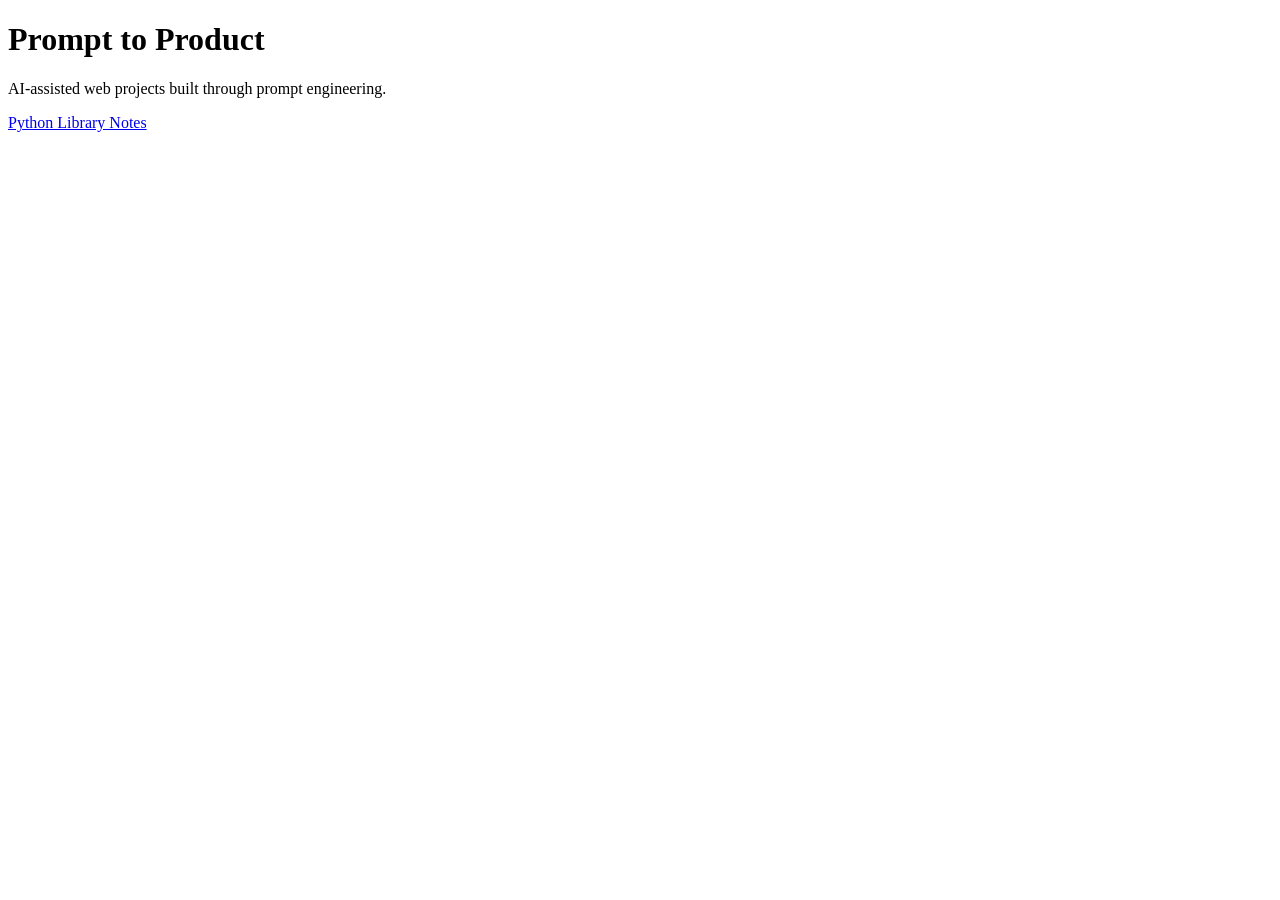
<file: index.html>
<!DOCTYPE html>
<html>
<head>
    <title>Prompt to Product</title>
</head>
<body>

    <h1>Prompt to Product</h1>

    <p>AI-assisted web projects built through prompt engineering.</p>

    <a href="Python%20Library%20Notes/index.html">
        Python Library Notes
    </a>

</body>
</html>
</file>
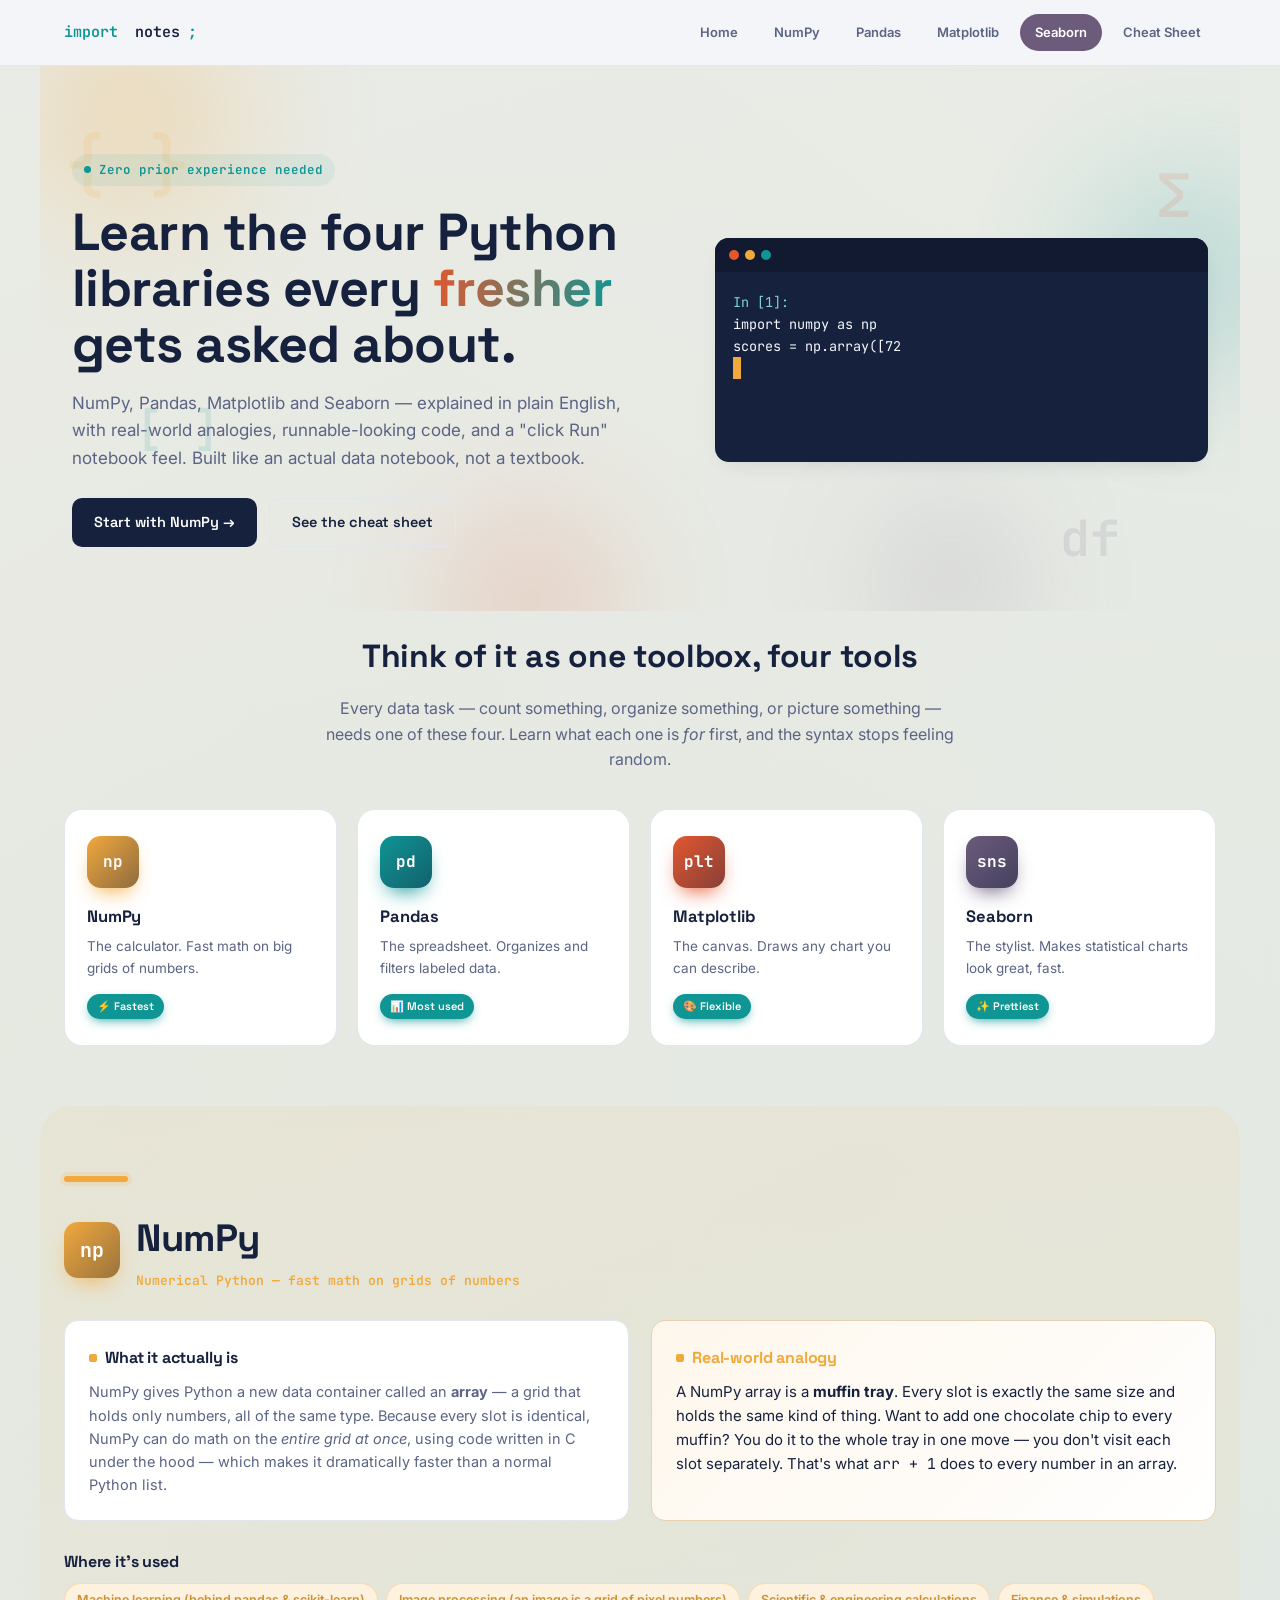
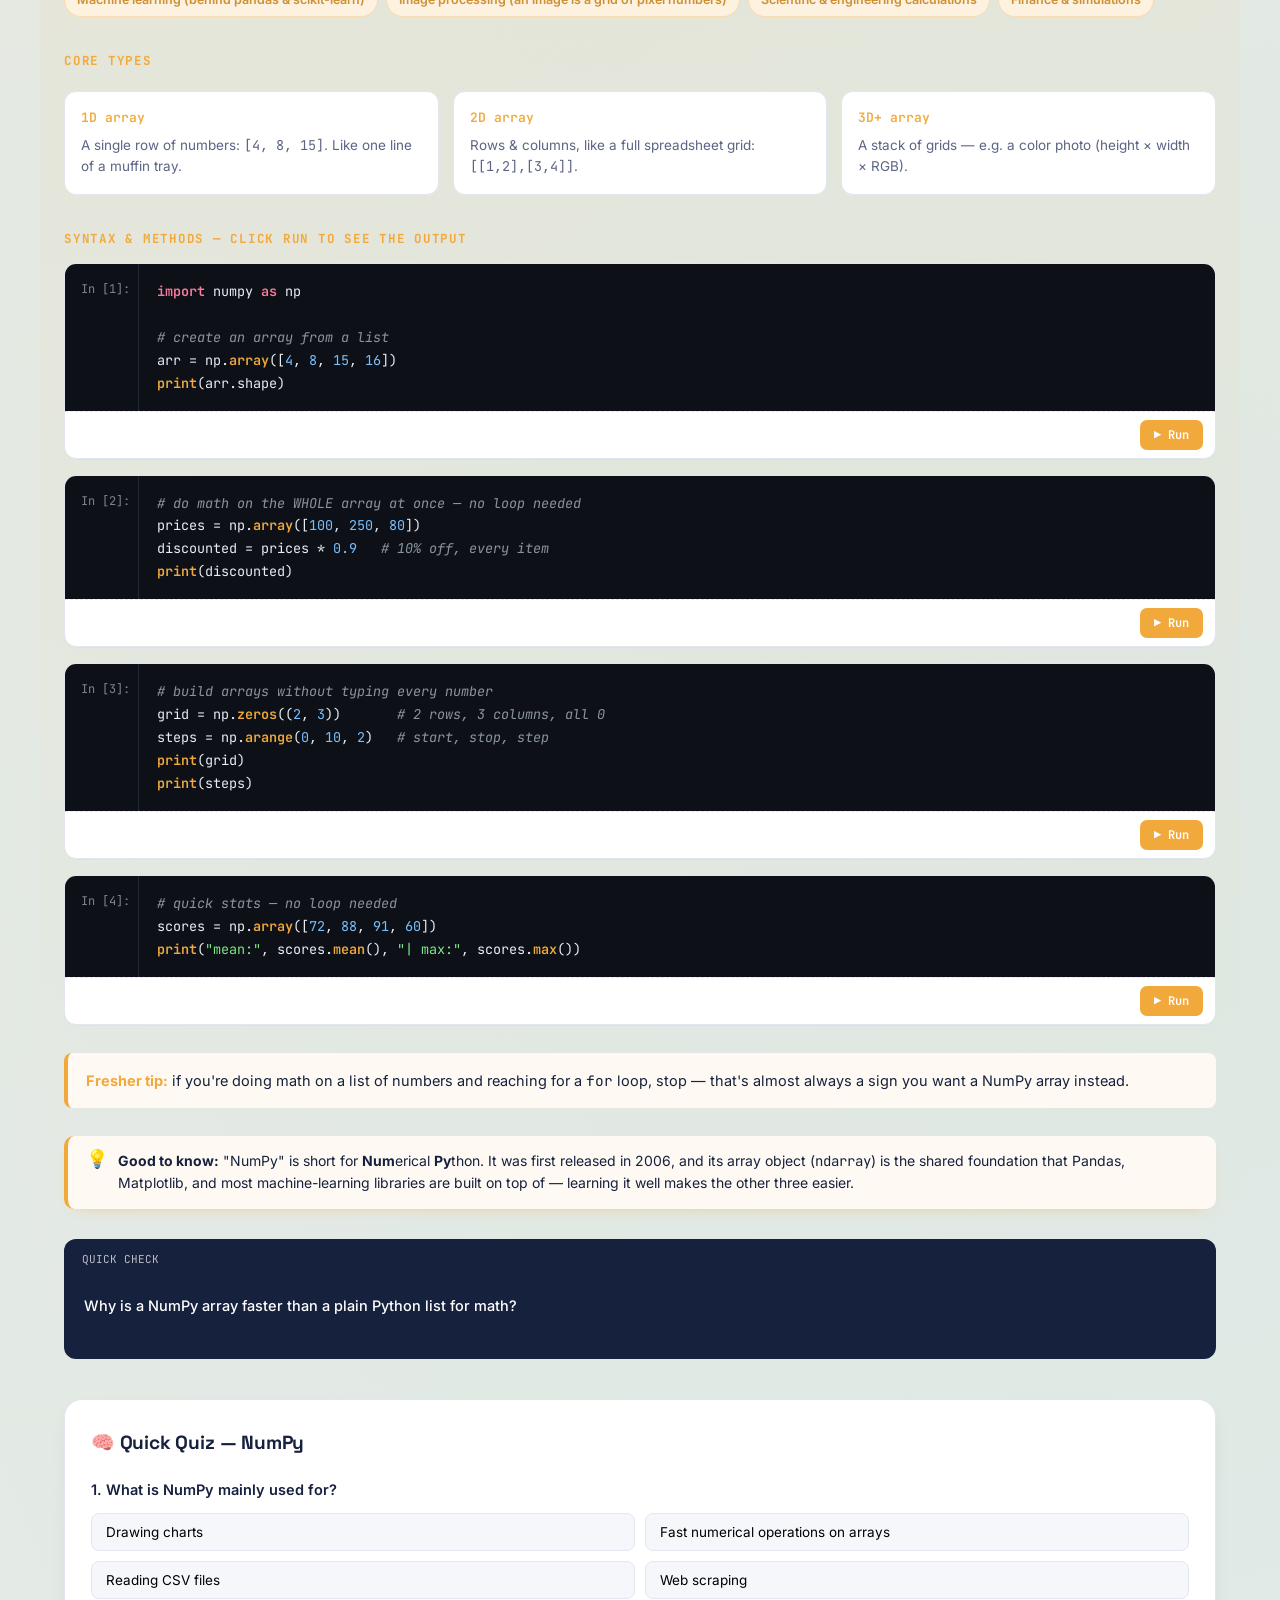
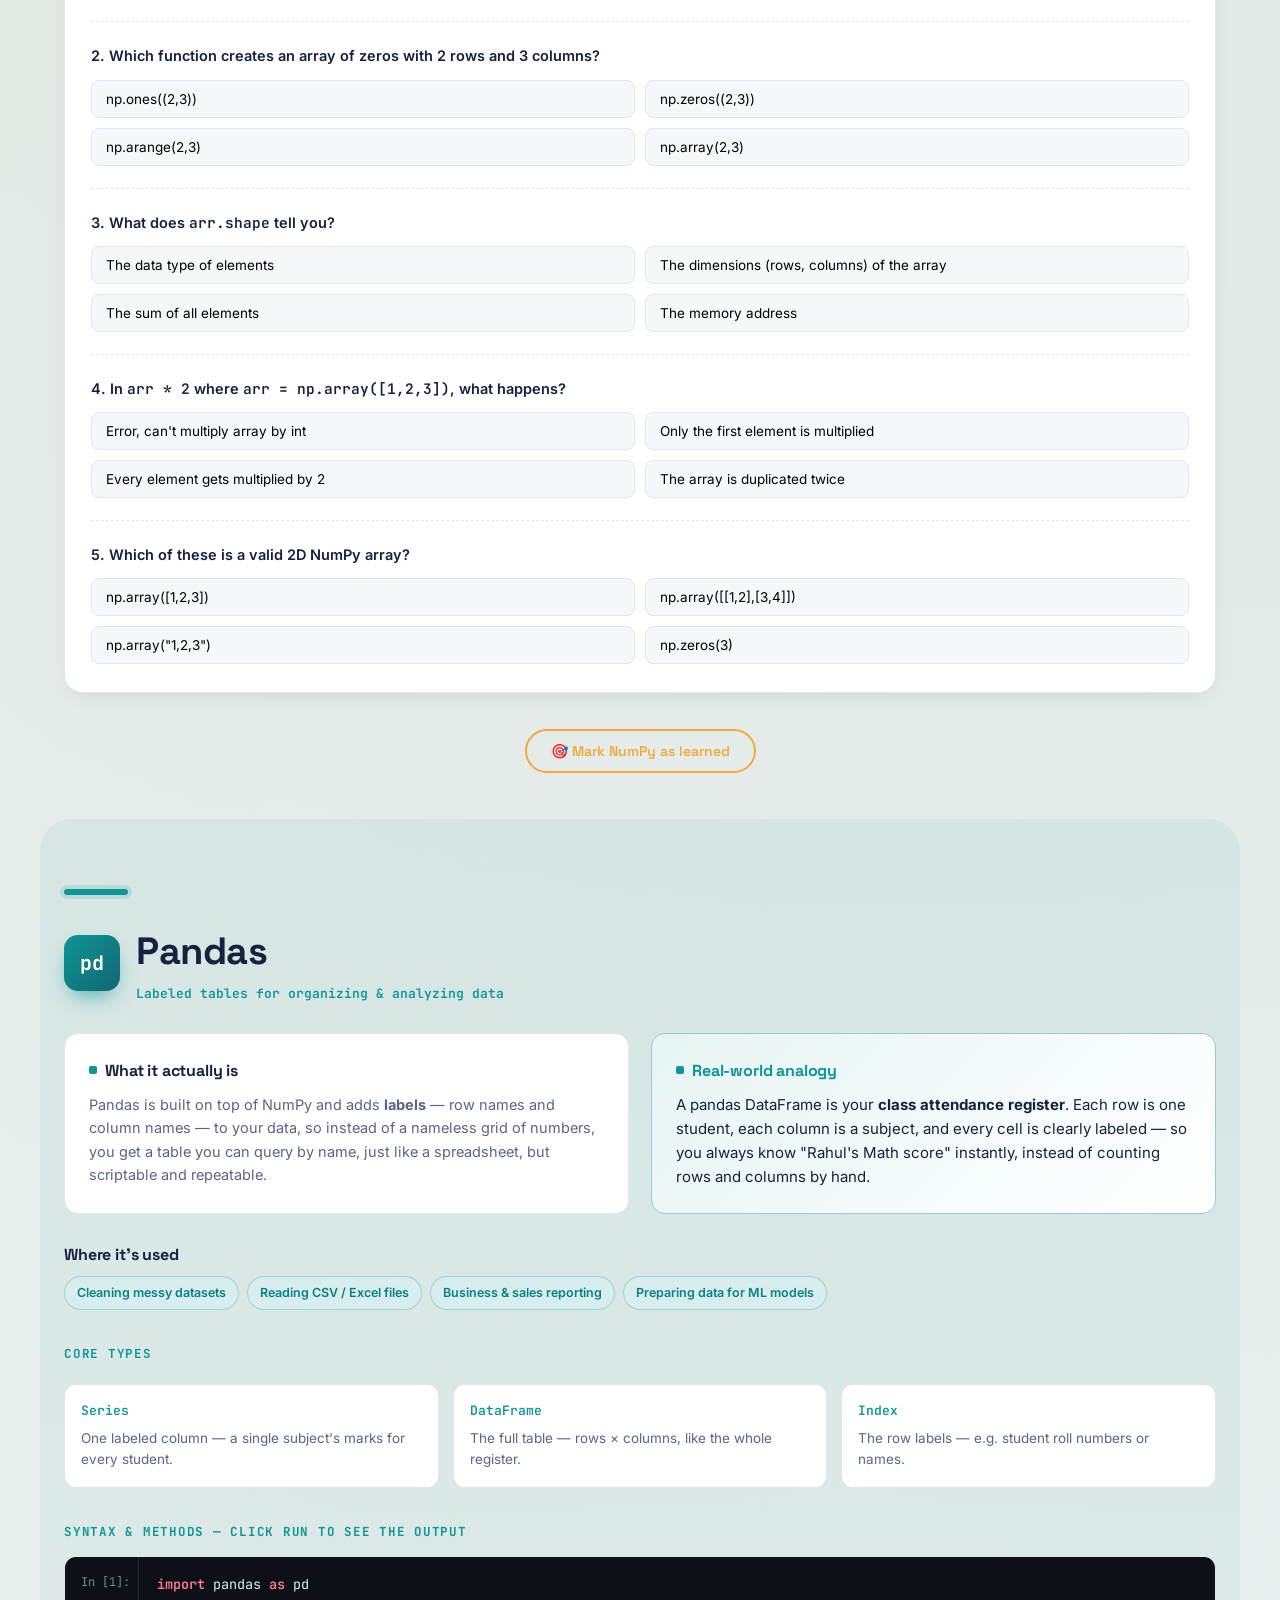
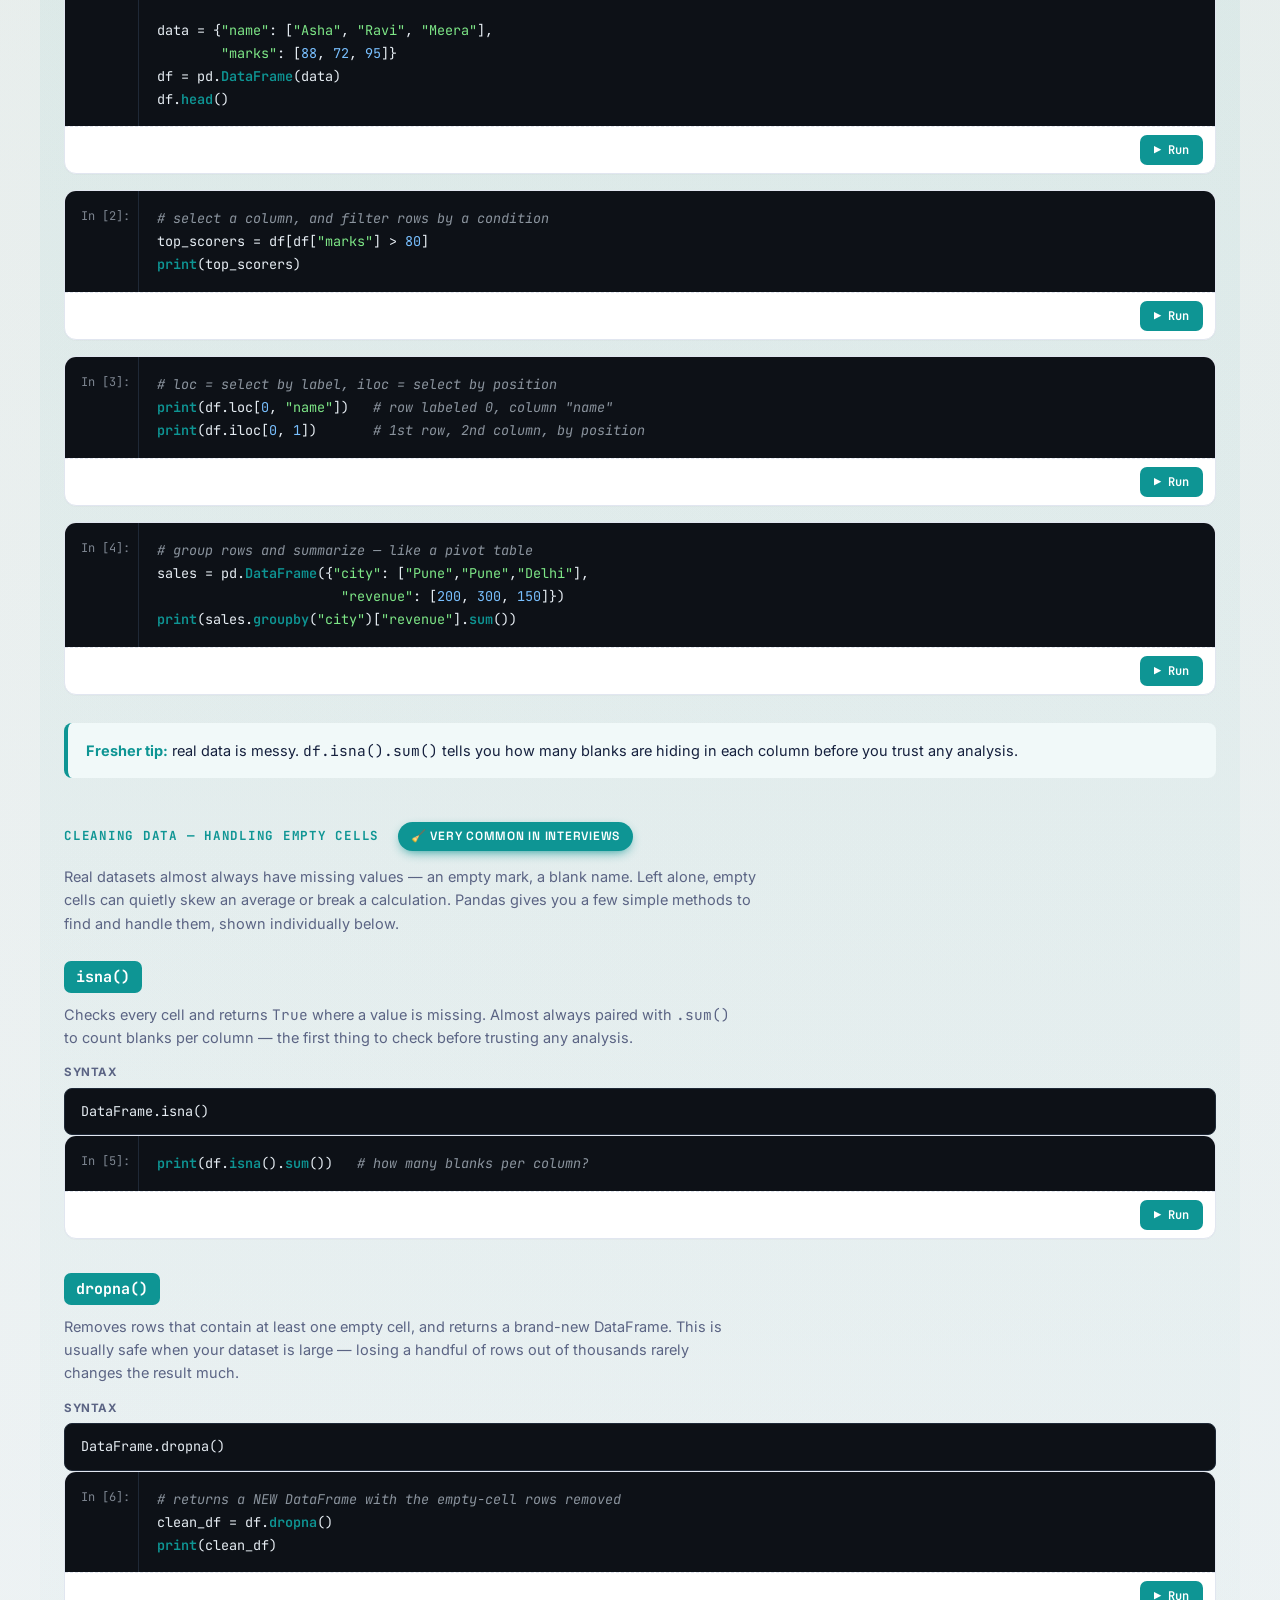
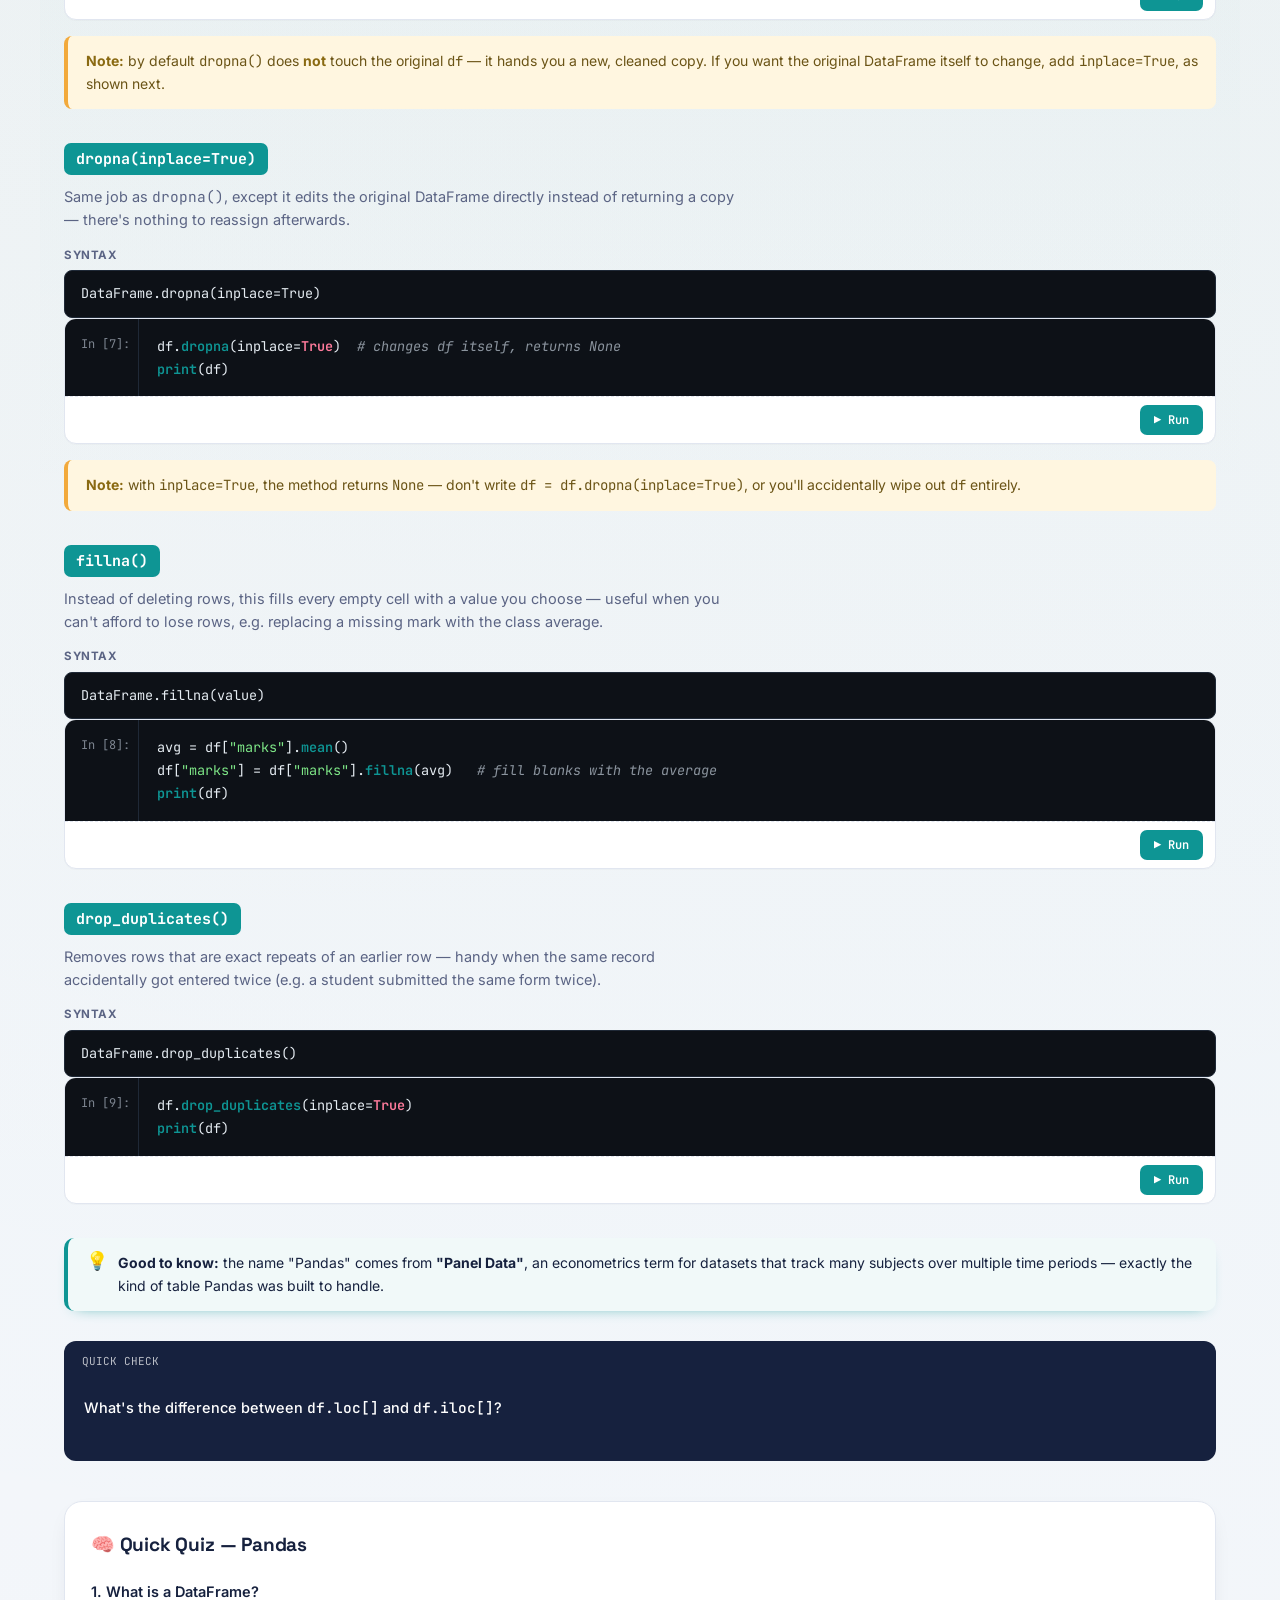
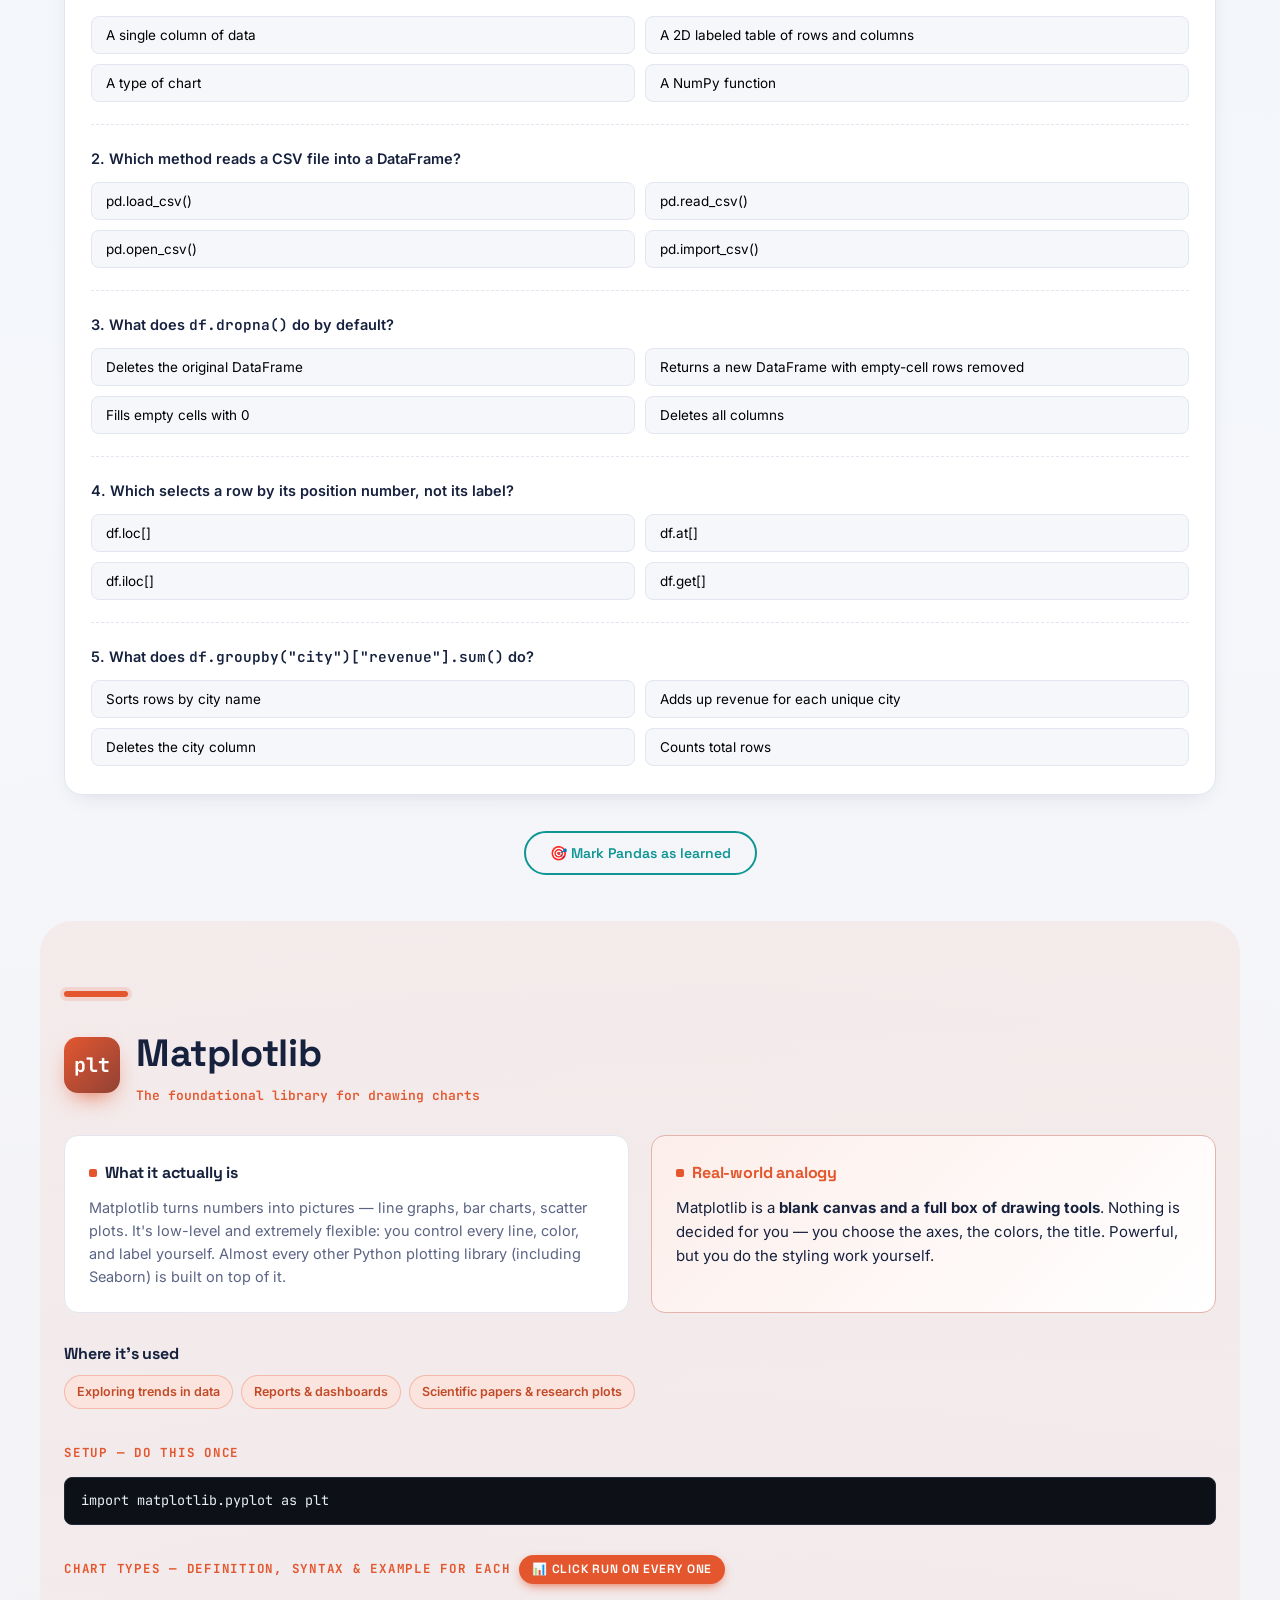
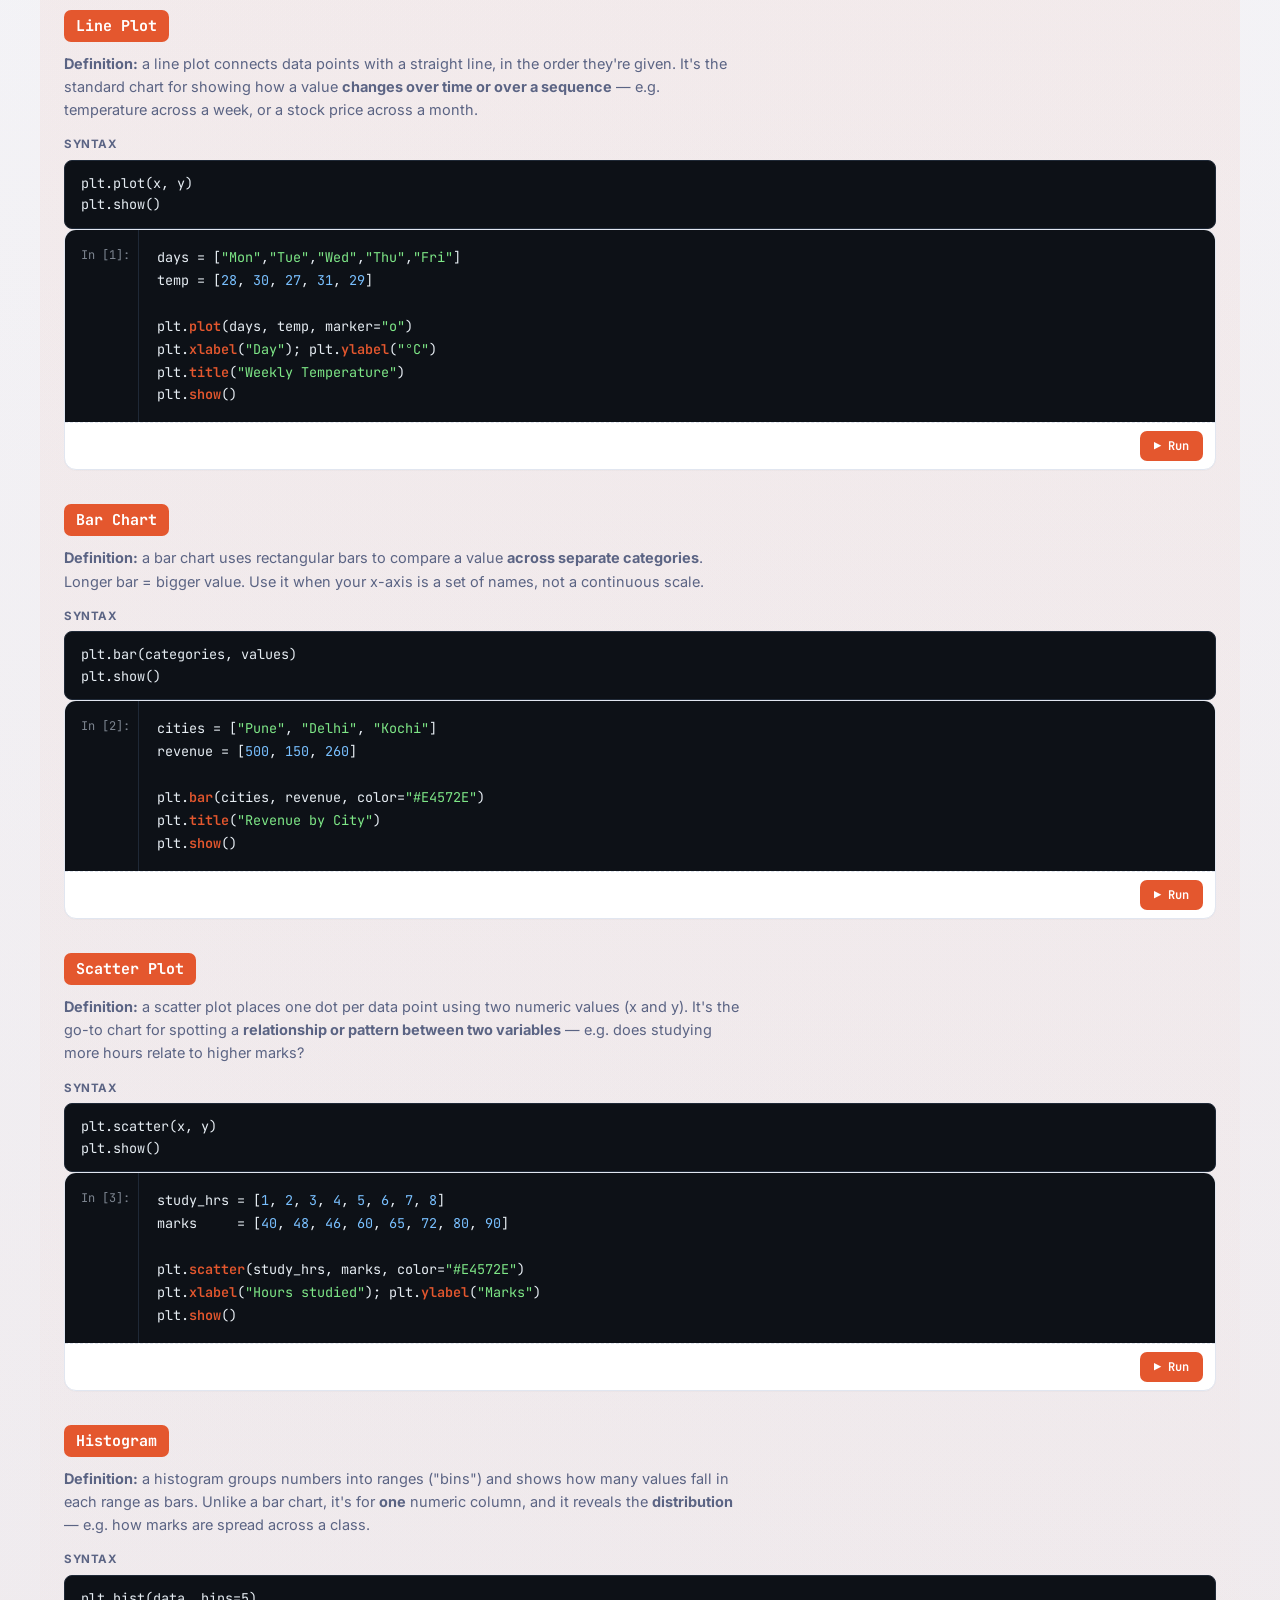
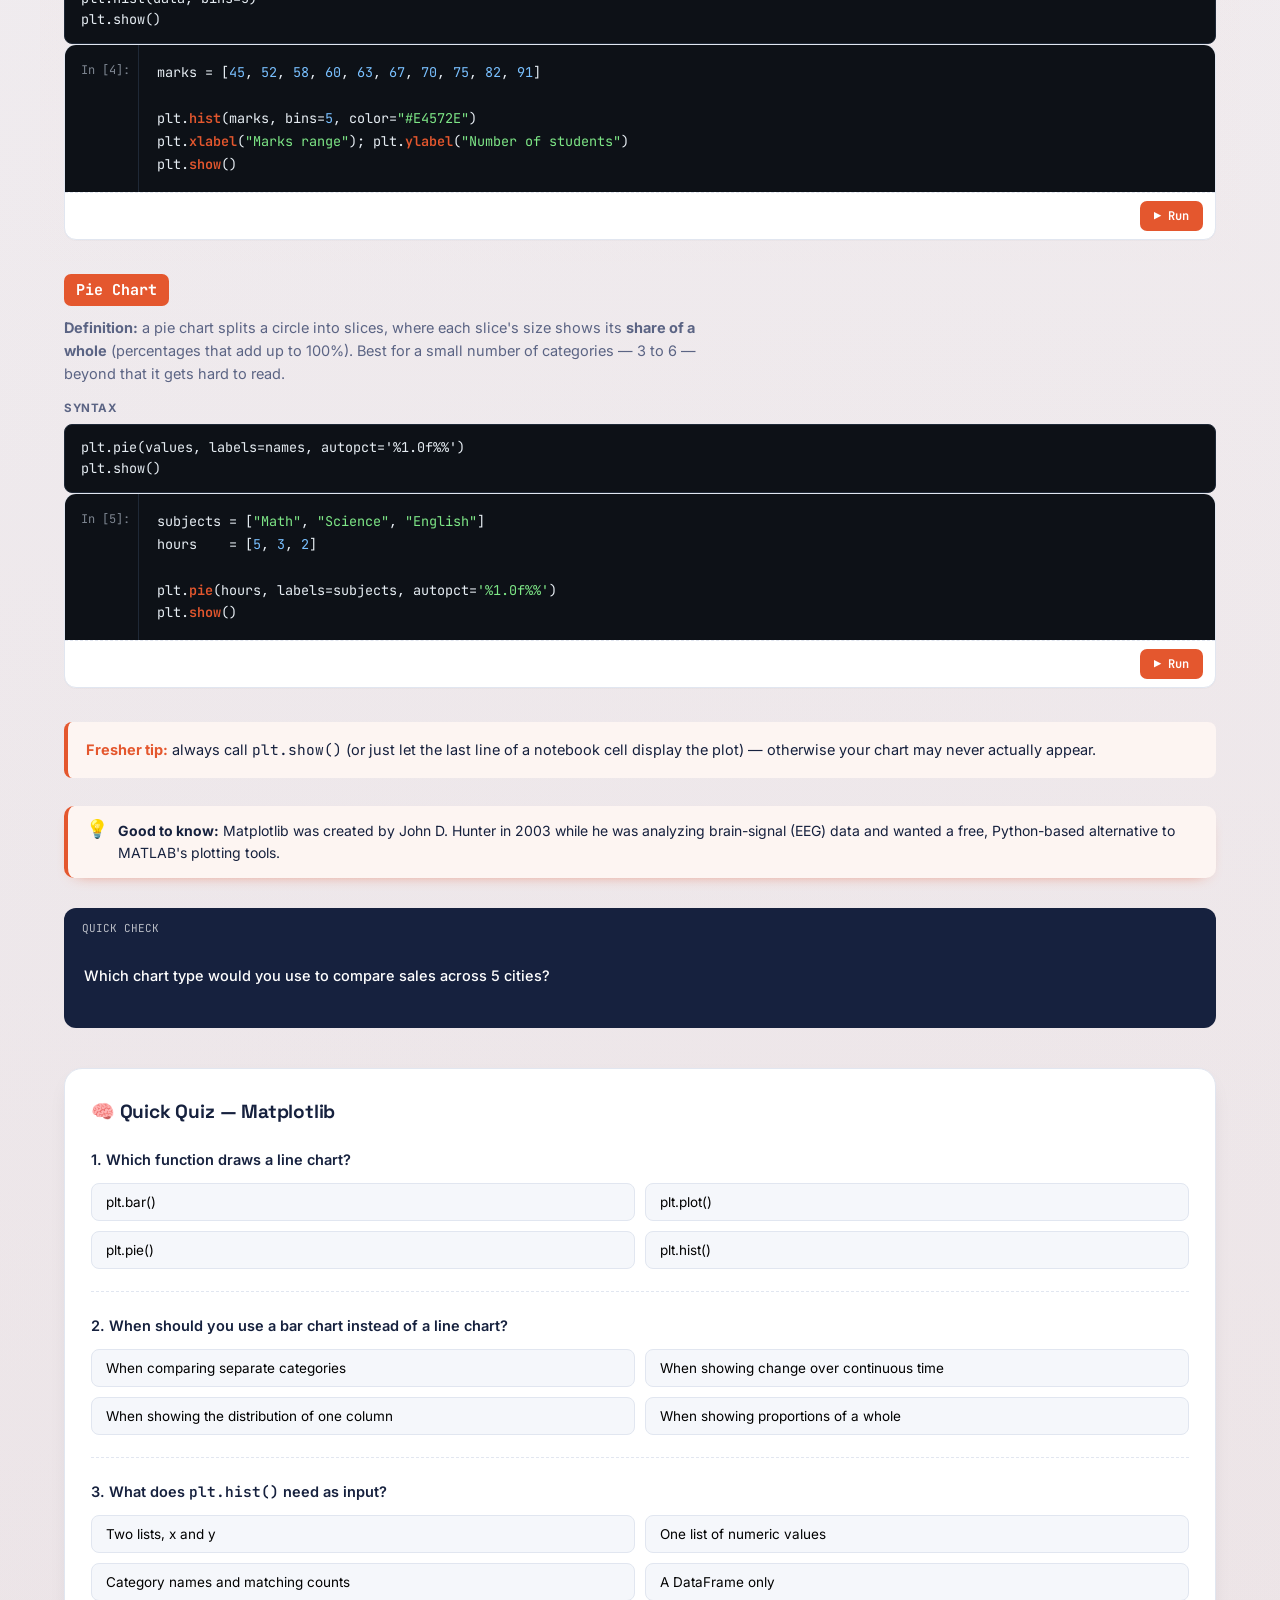
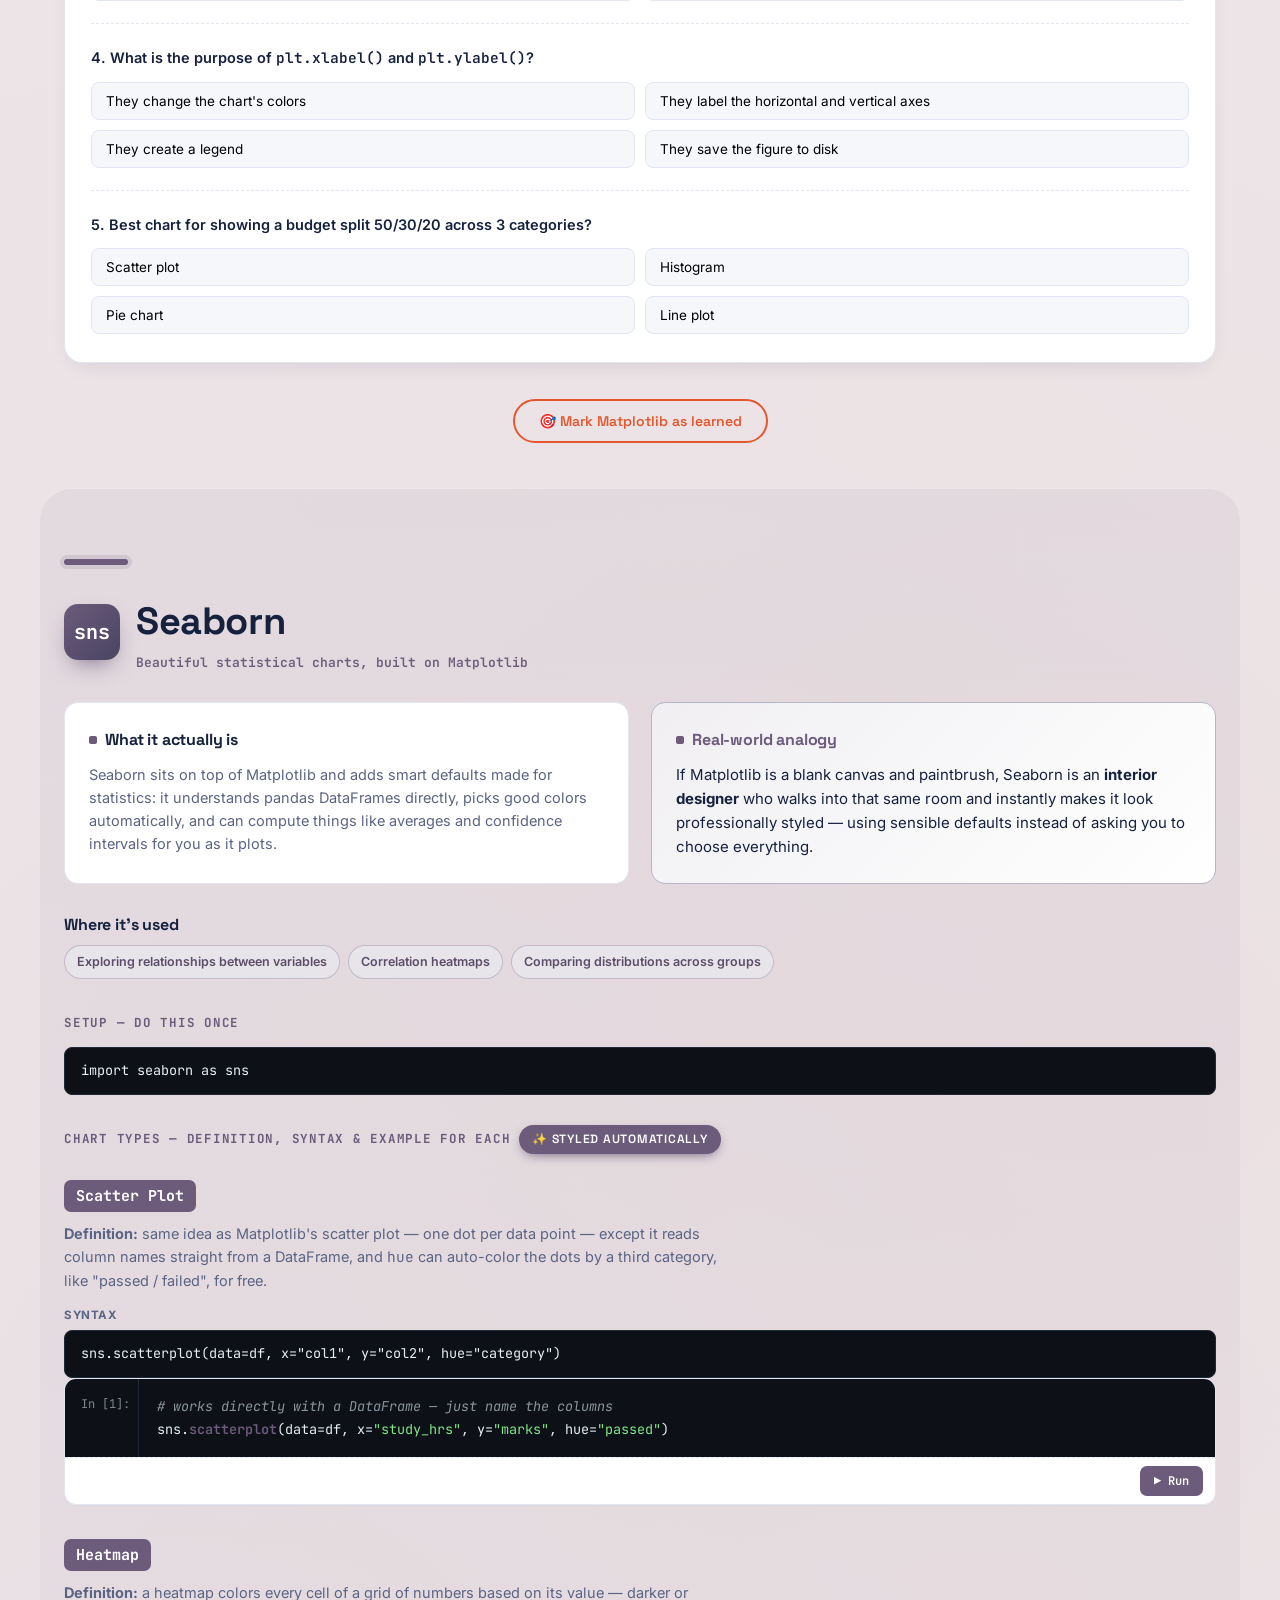
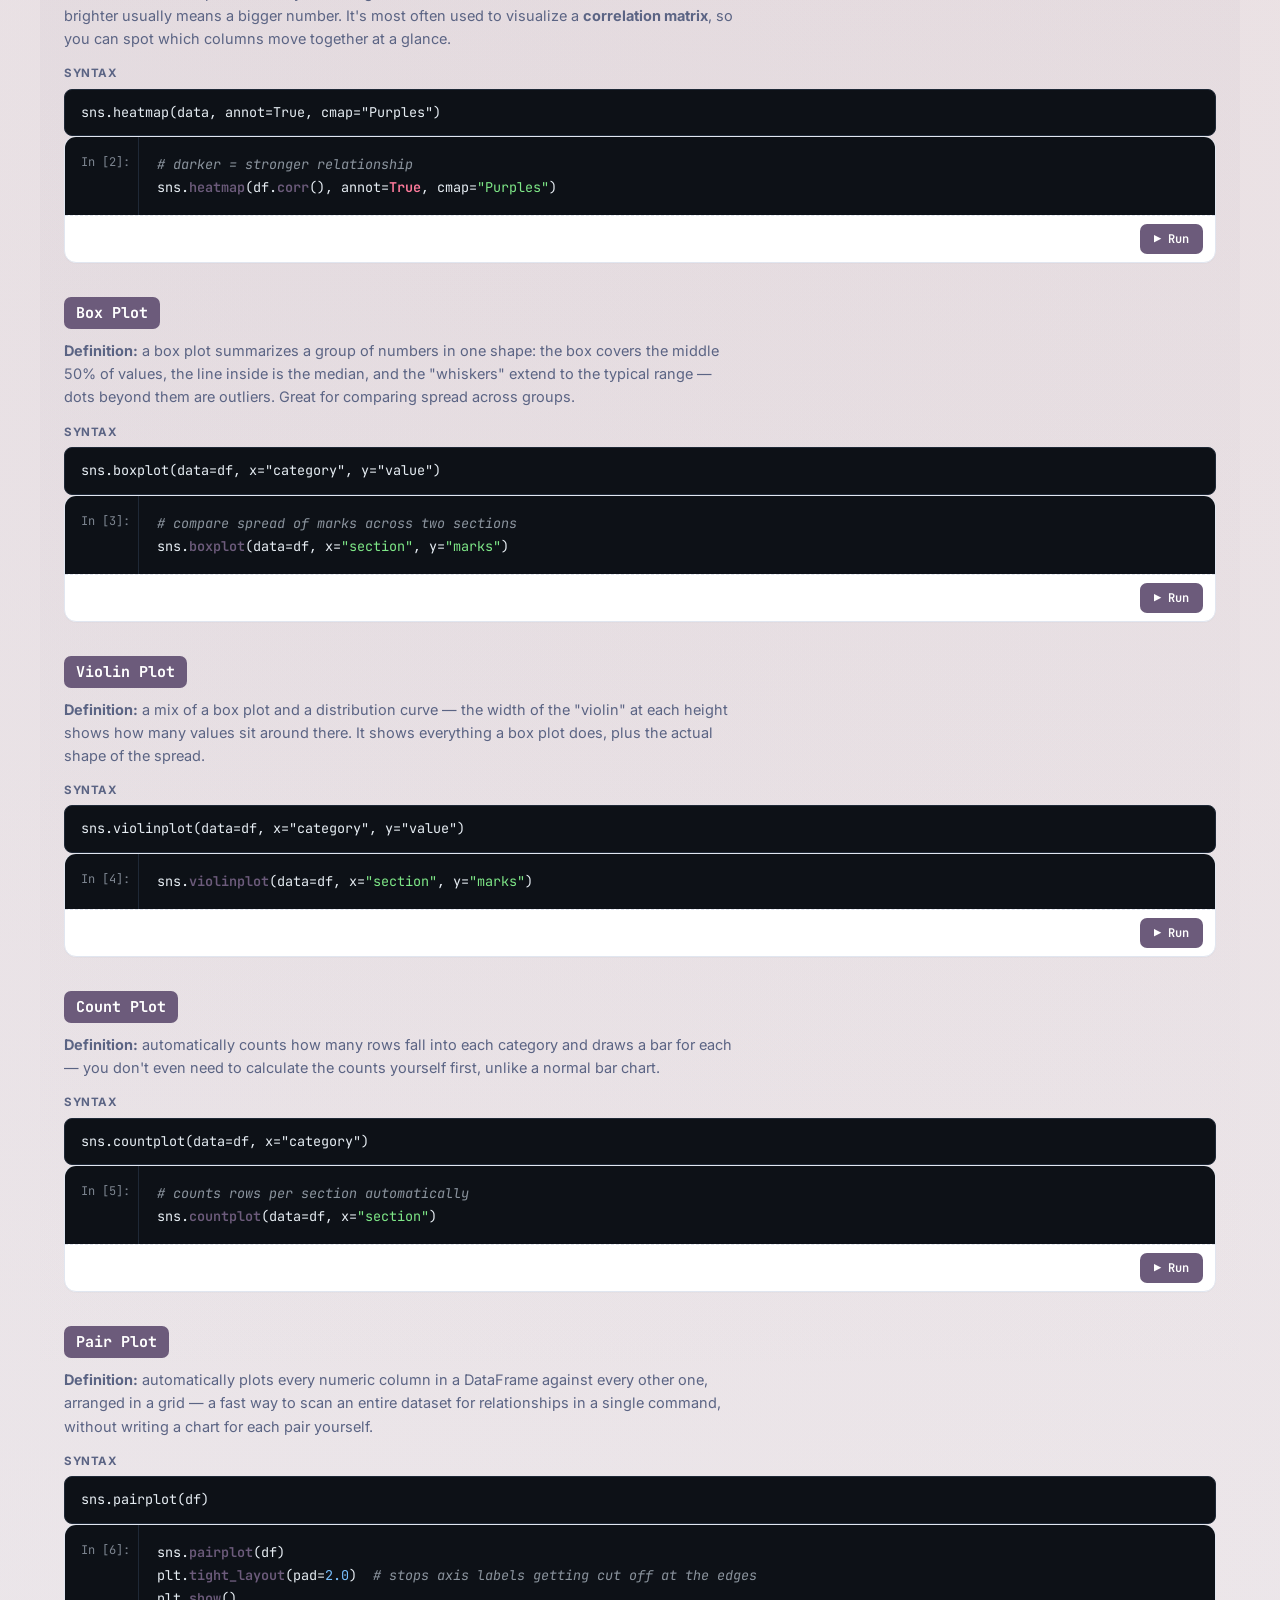
<file: Python Library Notes/index.html>
<!DOCTYPE html>
<html lang="en">   
<head>
  <meta charset="UTF-8">
  <meta name="viewport" content="width=device-width, initial-scale=1.0">
  <title>import notes — Python Libraries for Freshers</title>
  
  <!-- External Fonts -->
  <link rel="preconnect" href="https://fonts.googleapis.com">
  <link href="https://fonts.googleapis.com/css2?family=Space+Grotesk:wght@400;500;600;700&family=Inter:wght@400;500;600;700&family=JetBrains+Mono:wght@400;500;600&display=swap" rel="stylesheet">
  
  <!-- External CSS -->
  <link rel="stylesheet" href="css/style.css">
  
  <!-- External JS (defer ensures script loads after DOM is ready) -->
  <script src="js/app.js" defer></script>
</head>

<div id="progress"></div>

<header class="nav">
  <div class="nav-inner">
    <div class="logo"><span class="bracket">import</span>&nbsp;notes<span class="bracket">;</span></div>
    <nav class="pills" id="pills">
      <a href="#home" class="pill active" data-c="var(--pandas)">Home</a>
      <a href="#numpy" class="pill" data-c="var(--numpy)">NumPy</a>
      <a href="#pandas" class="pill" data-c="var(--pandas)">Pandas</a>
      <a href="#matplotlib" class="pill" data-c="var(--matplotlib)">Matplotlib</a>
      <a href="#seaborn" class="pill" data-c="var(--seaborn)">Seaborn</a>
      <a href="#compare" class="pill" data-c="var(--ink)">Cheat Sheet</a>
    </nav>
  </div>
</header>

<!-- ============ HERO ============ -->
<div id="home"></div>
<section class="hero">
  <div class="hero-blob b1"></div>
  <div class="hero-blob b2"></div>
  <div class="hero-blob b3"></div>
  <div class="hero-blob b4"></div>
  <div class="hero-float f1">{ }</div>
  <div class="hero-float f2">[ ]</div>
  <div class="hero-float f3">Σ</div>
  <div class="hero-float f4">df</div>

  <div>
    <div class="eyebrow"><span class="dot"></span>Zero prior experience needed</div>
    <h1>Learn the four Python libraries every <span class="hl">fresher</span> gets asked about.</h1>
    <p class="lead">NumPy, Pandas, Matplotlib and Seaborn — explained in plain English, with real-world analogies, runnable-looking code, and a "click Run" notebook feel. Built like an actual data notebook, not a textbook.</p>
    <div class="hero-ctas">
      <a href="#numpy" class="btn btn-primary">Start with NumPy →</a>
      <a href="#compare" class="btn btn-ghost">See the cheat sheet</a>
    </div>
  </div>
  <div class="term">
    <div class="term-bar"><span></span><span></span><span></span></div>
    <div class="term-body">
      <div class="prompt">In [1]:</div>
      <div id="typewriter"></div><span class="term-cursor">&nbsp;</span>
    </div>
  </div>
</section>

<!-- ============ INTRO / TOOLBOX ============ -->
<section class="intro reveal">
  <h2>Think of it as one toolbox, four tools</h2>
  <p>Every data task — count something, organize something, or picture something — needs one of these four. Learn what each one is <em>for</em> first, and the syntax stops feeling random.</p>
  <div class="toolbox" id="toolbox">
    <div class="tool-card" style="--tc:var(--numpy);"><div class="ic">np</div><h4>NumPy</h4><p>The calculator. Fast math on big grids of numbers.</p><span class="sticker" style="font-size:11px;padding:4px 10px;">⚡ Fastest</span></div>
    <div class="tool-card" style="--tc:var(--pandas);"><div class="ic">pd</div><h4>Pandas</h4><p>The spreadsheet. Organizes and filters labeled data.</p><span class="sticker" style="font-size:11px;padding:4px 10px;">📊 Most used</span></div>
    <div class="tool-card" style="--tc:var(--matplotlib);"><div class="ic">plt</div><h4>Matplotlib</h4><p>The canvas. Draws any chart you can describe.</p><span class="sticker" style="font-size:11px;padding:4px 10px;">🎨 Flexible</span></div>
    <div class="tool-card" style="--tc:var(--seaborn);"><div class="ic">sns</div><h4>Seaborn</h4><p>The stylist. Makes statistical charts look great, fast.</p><span class="sticker" style="font-size:11px;padding:4px 10px;">✨ Prettiest</span></div>
  </div>
</section>

<!-- ============================================================ -->
<!-- ============ NUMPY ============ -->
<!-- ============================================================ -->
<section id="numpy" class="lib-section reveal" style="--accent:var(--numpy);">
  <div class="lib-head">
    <div class="lib-badge">np</div>
    <div>
      <h2>NumPy</h2>
      <div class="lib-tagline">Numerical Python — fast math on grids of numbers</div>
    </div>
  </div>

  <div class="grid-2">
    <div class="card">
      <h3>What it actually is</h3>
      <p>NumPy gives Python a new data container called an <b>array</b> — a grid that holds only numbers, all of the same type. Because every slot is identical, NumPy can do math on the <em>entire grid at once</em>, using code written in C under the hood — which makes it dramatically faster than a normal Python list.</p>
    </div>
    <div class="card analogy">
      <h3>Real-world analogy</h3>
      <p>A NumPy array is a <b>muffin tray</b>. Every slot is exactly the same size and holds the same kind of thing. Want to add one chocolate chip to every muffin? You do it to the whole tray in one move — you don't visit each slot separately. That's what <code>arr + 1</code> does to every number in an array.</p>
    </div>
  </div>

  <h3 style="font-size:16px;margin-bottom:8px;">Where it's used</h3>
  <div class="where-used">
    <span class="chip">Machine learning (behind pandas &amp; scikit-learn)</span>
    <span class="chip">Image processing (an image is a grid of pixel numbers)</span>
    <span class="chip">Scientific &amp; engineering calculations</span>
    <span class="chip">Finance &amp; simulations</span>
  </div>

  <div class="sub-label">Core types</div>
  <div class="types-grid">
    <div class="type-card"><div class="tt">1D array</div><p>A single row of numbers: <code>[4, 8, 15]</code>. Like one line of a muffin tray.</p></div>
    <div class="type-card"><div class="tt">2D array</div><p>Rows &amp; columns, like a full spreadsheet grid: <code>[[1,2],[3,4]]</code>.</p></div>
    <div class="type-card"><div class="tt">3D+ array</div><p>A stack of grids — e.g. a color photo (height × width × RGB).</p></div>
  </div>

  <div class="sub-label">Syntax &amp; methods — click Run to see the output</div>

  <div class="cell">
    <div class="cell-row">
      <div class="cell-io">In [1]:</div>
      <div class="cell-code"><pre><span class="kw">import</span> numpy <span class="kw">as</span> np

<span class="com"># create an array from a list</span>
arr = np.<span class="fn">array</span>([<span class="num">4</span>, <span class="num">8</span>, <span class="num">15</span>, <span class="num">16</span>])
<span class="fn">print</span>(arr.shape)</pre></div>
    </div>
    <div class="cell-foot"><button class="run-btn" onclick="runCell(this)">▶ Run</button></div>
    <div class="out-wrap"><div class="cell-out cell-row">
      <div class="cell-io">Out[1]:</div>
      <div class="out-content">(4,)  <span class="com">&nbsp;# 4 numbers, in one row</span></div>
    </div></div>
  </div>

  <div class="cell">
    <div class="cell-row">
      <div class="cell-io">In [2]:</div>
      <div class="cell-code"><pre><span class="com"># do math on the WHOLE array at once — no loop needed</span>
prices = np.<span class="fn">array</span>([<span class="num">100</span>, <span class="num">250</span>, <span class="num">80</span>])
discounted = prices * <span class="num">0.9</span>   <span class="com"># 10% off, every item</span>
<span class="fn">print</span>(discounted)</pre></div>
    </div>
    <div class="cell-foot"><button class="run-btn" onclick="runCell(this)">▶ Run</button></div>
    <div class="out-wrap"><div class="cell-out cell-row">
      <div class="cell-io">Out[2]:</div>
      <div class="out-content">[90.  225.  72.]</div>
    </div></div>
  </div>

  <div class="cell">
    <div class="cell-row">
      <div class="cell-io">In [3]:</div>
      <div class="cell-code"><pre><span class="com"># build arrays without typing every number</span>
grid = np.<span class="fn">zeros</span>((<span class="num">2</span>, <span class="num">3</span>))       <span class="com"># 2 rows, 3 columns, all 0</span>
steps = np.<span class="fn">arange</span>(<span class="num">0</span>, <span class="num">10</span>, <span class="num">2</span>)   <span class="com"># start, stop, step</span>
<span class="fn">print</span>(grid)
<span class="fn">print</span>(steps)</pre></div>
    </div>
    <div class="cell-foot"><button class="run-btn" onclick="runCell(this)">▶ Run</button></div>
    <div class="out-wrap"><div class="cell-out cell-row">
      <div class="cell-io">Out[3]:</div>
      <div class="out-content">[[0. 0. 0.]
 [0. 0. 0.]]
[0 2 4 6 8]</div>
    </div></div>
  </div>

  <div class="cell">
    <div class="cell-row">
      <div class="cell-io">In [4]:</div>
      <div class="cell-code"><pre><span class="com"># quick stats — no loop needed</span>
scores = np.<span class="fn">array</span>([<span class="num">72</span>, <span class="num">88</span>, <span class="num">91</span>, <span class="num">60</span>])
<span class="fn">print</span>(<span class="str">"mean:"</span>, scores.<span class="fn">mean</span>(), <span class="str">"| max:"</span>, scores.<span class="fn">max</span>())</pre></div>
    </div>
    <div class="cell-foot"><button class="run-btn" onclick="runCell(this)">▶ Run</button></div>
    <div class="out-wrap"><div class="cell-out cell-row">
      <div class="cell-io">Out[4]:</div>
      <div class="out-content">mean: 77.75 | max: 91</div>
    </div></div>
  </div>

  <div class="tip"><b>Fresher tip:</b> if you're doing math on a list of numbers and reaching for a <code>for</code> loop, stop — that's almost always a sign you want a NumPy array instead.</div>

  <div class="trivia"><span class="emoji">💡</span><div><b>Good to know:</b> "NumPy" is short for <b>Num</b>erical <b>Py</b>thon. It was first released in 2006, and its array object (<code>ndarray</code>) is the shared foundation that Pandas, Matplotlib, and most machine-learning libraries are built on top of — learning it well makes the other three easier.</div></div>

  <div class="quickcheck">
    <div class="flip-card" onclick="this.classList.toggle('flipped')">
      <div class="flip-inner">
        <div class="flip-face flip-front"><span class="lbl">QUICK CHECK</span><p>Why is a NumPy array faster than a plain Python list for math?</p></div>
        <div class="flip-face flip-back"><span class="lbl">ANSWER</span><p>Because every element is the same fixed type, so NumPy can run the operation on the whole block of memory at once, in optimized C code, instead of Python checking each item one by one.</p></div>
      </div>
    </div>
  </div>

  <div class="quiz-block">
    <h3 class="quiz-title">🧠 Quick Quiz — NumPy</h3>
    <div class="quiz-q" data-answer="1" data-reason="NumPy's whole purpose is fast, memory-efficient math on arrays — plotting is Matplotlib's job, and reading files is Pandas' job.">
      <p class="qtext">1. What is NumPy mainly used for?</p>
      <div class="qopts">
        <button class="qopt">Drawing charts</button>
        <button class="qopt">Fast numerical operations on arrays</button>
        <button class="qopt">Reading CSV files</button>
        <button class="qopt">Web scraping</button>
      </div>
      <div class="qfeedback"></div>
    </div>
    <div class="quiz-q" data-answer="1" data-reason="np.zeros(shape) fills a new array of that shape with 0s; np.ones() would fill with 1s, and np.arange() generates a sequence, not a filled grid.">
      <p class="qtext">2. Which function creates an array of zeros with 2 rows and 3 columns?</p>
      <div class="qopts">
        <button class="qopt">np.ones((2,3))</button>
        <button class="qopt">np.zeros((2,3))</button>
        <button class="qopt">np.arange(2,3)</button>
        <button class="qopt">np.array(2,3)</button>
      </div>
      <div class="qfeedback"></div>
    </div>
    <div class="quiz-q" data-answer="1" data-reason=".shape returns a tuple describing how many elements exist along each dimension — e.g. (2,3) means 2 rows and 3 columns.">
      <p class="qtext">3. What does <code>arr.shape</code> tell you?</p>
      <div class="qopts">
        <button class="qopt">The data type of elements</button>
        <button class="qopt">The dimensions (rows, columns) of the array</button>
        <button class="qopt">The sum of all elements</button>
        <button class="qopt">The memory address</button>
      </div>
      <div class="qfeedback"></div>
    </div>
    <div class="quiz-q" data-answer="2" data-reason="NumPy 'broadcasts' the scalar across every element automatically — this whole-array operation is the main reason NumPy beats a plain Python loop for speed.">
      <p class="qtext">4. In <code>arr * 2</code> where <code>arr = np.array([1,2,3])</code>, what happens?</p>
      <div class="qopts">
        <button class="qopt">Error, can't multiply array by int</button>
        <button class="qopt">Only the first element is multiplied</button>
        <button class="qopt">Every element gets multiplied by 2</button>
        <button class="qopt">The array is duplicated twice</button>
      </div>
      <div class="qfeedback"></div>
    </div>
    <div class="quiz-q" data-answer="1" data-reason="A 2D array needs nested lists — rows inside a list — like [[1,2],[3,4]]. The other options are either 1D or not a valid array input.">
      <p class="qtext">5. Which of these is a valid 2D NumPy array?</p>
      <div class="qopts">
        <button class="qopt">np.array([1,2,3])</button>
        <button class="qopt">np.array([[1,2],[3,4]])</button>
        <button class="qopt">np.array("1,2,3")</button>
        <button class="qopt">np.zeros(3)</button>
      </div>
      <div class="qfeedback"></div>
    </div>
  </div>

  <div class="complete-wrap"><button class="complete-btn" onclick="markComplete(this,'numpy')">🎯 Mark NumPy as learned</button></div>
</section>

<!-- ============================================================ -->
<!-- ============ PANDAS ============ -->
<!-- ============================================================ -->
<section id="pandas" class="lib-section reveal" style="--accent:var(--pandas);">
  <div class="lib-head">
    <div class="lib-badge">pd</div>
    <div>
      <h2>Pandas</h2>
      <div class="lib-tagline">Labeled tables for organizing &amp; analyzing data</div>
    </div>
  </div>

  <div class="grid-2">
    <div class="card">
      <h3>What it actually is</h3>
      <p>Pandas is built on top of NumPy and adds <b>labels</b> — row names and column names — to your data, so instead of a nameless grid of numbers, you get a table you can query by name, just like a spreadsheet, but scriptable and repeatable.</p>
    </div>
    <div class="card analogy">
      <h3>Real-world analogy</h3>
      <p>A pandas DataFrame is your <b>class attendance register</b>. Each row is one student, each column is a subject, and every cell is clearly labeled — so you always know "Rahul's Math score" instantly, instead of counting rows and columns by hand.</p>
    </div>
  </div>

  <h3 style="font-size:16px;margin-bottom:8px;">Where it's used</h3>
  <div class="where-used">
    <span class="chip">Cleaning messy datasets</span>
    <span class="chip">Reading CSV / Excel files</span>
    <span class="chip">Business &amp; sales reporting</span>
    <span class="chip">Preparing data for ML models</span>
  </div>

  <div class="sub-label">Core types</div>
  <div class="types-grid">
    <div class="type-card"><div class="tt">Series</div><p>One labeled column — a single subject's marks for every student.</p></div>
    <div class="type-card"><div class="tt">DataFrame</div><p>The full table — rows × columns, like the whole register.</p></div>
    <div class="type-card"><div class="tt">Index</div><p>The row labels — e.g. student roll numbers or names.</p></div>
  </div>

  <div class="sub-label">Syntax &amp; methods — click Run to see the output</div>

  <div class="cell">
    <div class="cell-row">
      <div class="cell-io">In [1]:</div>
      <div class="cell-code"><pre><span class="kw">import</span> pandas <span class="kw">as</span> pd

data = {<span class="str">"name"</span>: [<span class="str">"Asha"</span>, <span class="str">"Ravi"</span>, <span class="str">"Meera"</span>],
        <span class="str">"marks"</span>: [<span class="num">88</span>, <span class="num">72</span>, <span class="num">95</span>]}
df = pd.<span class="fn">DataFrame</span>(data)
df.<span class="fn">head</span>()</pre></div>
    </div>
    <div class="cell-foot"><button class="run-btn" onclick="runCell(this)">▶ Run</button></div>
    <div class="out-wrap"><div class="cell-out cell-row">
      <div class="cell-io">Out[1]:</div>
      <div class="out-content"><table class="out-table"><tr><th></th><th>name</th><th>marks</th></tr>
      <tr><td>0</td><td>Asha</td><td>88</td></tr><tr><td>1</td><td>Ravi</td><td>72</td></tr><tr><td>2</td><td>Meera</td><td>95</td></tr></table></div>
    </div></div>
  </div>

  <div class="cell">
    <div class="cell-row">
      <div class="cell-io">In [2]:</div>
      <div class="cell-code"><pre><span class="com"># select a column, and filter rows by a condition</span>
top_scorers = df[df[<span class="str">"marks"</span>] &gt; <span class="num">80</span>]
<span class="fn">print</span>(top_scorers)</pre></div>
    </div>
    <div class="cell-foot"><button class="run-btn" onclick="runCell(this)">▶ Run</button></div>
    <div class="out-wrap"><div class="cell-out cell-row">
      <div class="cell-io">Out[2]:</div>
      <div class="out-content">    name  marks
0   Asha     88
2  Meera     95</div>
    </div></div>
  </div>

  <div class="cell">
    <div class="cell-row">
      <div class="cell-io">In [3]:</div>
      <div class="cell-code"><pre><span class="com"># loc = select by label, iloc = select by position</span>
<span class="fn">print</span>(df.loc[<span class="num">0</span>, <span class="str">"name"</span>])   <span class="com"># row labeled 0, column "name"</span>
<span class="fn">print</span>(df.iloc[<span class="num">0</span>, <span class="num">1</span>])       <span class="com"># 1st row, 2nd column, by position</span></pre></div>
    </div>
    <div class="cell-foot"><button class="run-btn" onclick="runCell(this)">▶ Run</button></div>
    <div class="out-wrap"><div class="cell-out cell-row">
      <div class="cell-io">Out[3]:</div>
      <div class="out-content">Asha
88</div>
    </div></div>
  </div>

  <div class="cell">
    <div class="cell-row">
      <div class="cell-io">In [4]:</div>
      <div class="cell-code"><pre><span class="com"># group rows and summarize — like a pivot table</span>
sales = pd.<span class="fn">DataFrame</span>({<span class="str">"city"</span>: [<span class="str">"Pune"</span>,<span class="str">"Pune"</span>,<span class="str">"Delhi"</span>],
                       <span class="str">"revenue"</span>: [<span class="num">200</span>, <span class="num">300</span>, <span class="num">150</span>]})
<span class="fn">print</span>(sales.<span class="fn">groupby</span>(<span class="str">"city"</span>)[<span class="str">"revenue"</span>].<span class="fn">sum</span>())</pre></div>
    </div>
    <div class="cell-foot"><button class="run-btn" onclick="runCell(this)">▶ Run</button></div>
    <div class="out-wrap"><div class="cell-out cell-row">
      <div class="cell-io">Out[4]:</div>
      <div class="out-content">city
Delhi    150
Pune     500
Name: revenue, dtype: int64</div>
    </div></div>
  </div>

  <div class="tip"><b>Fresher tip:</b> real data is messy. <code>df.isna().sum()</code> tells you how many blanks are hiding in each column before you trust any analysis.</div>

  <div class="sub-label" style="margin-top:44px;">Cleaning data — handling empty cells <span class="sticker r2" style="margin-left:10px;">🧹 Very common in interviews</span></div>
  <p style="color:var(--ink-soft);font-size:14.5px;max-width:78ch;margin-bottom:18px;">Real datasets almost always have missing values — an empty mark, a blank name. Left alone, empty cells can quietly skew an average or break a calculation. Pandas gives you a few simple methods to find and handle them, shown individually below.</p>

  <div class="method-block">
    <div class="method-top"><span class="method-name">isna()</span></div>
    <p class="def">Checks every cell and returns <code>True</code> where a value is missing. Almost always paired with <code>.sum()</code> to count blanks per column — the first thing to check before trusting any analysis.</p>
    <div class="syntax-label">Syntax</div>
    <div class="syntax-box">DataFrame.isna()</div>
    <div class="cell">
      <div class="cell-row"><div class="cell-io">In [5]:</div>
      <div class="cell-code"><pre><span class="fn">print</span>(df.<span class="fn">isna</span>().<span class="fn">sum</span>())   <span class="com"># how many blanks per column?</span></pre></div></div>
      <div class="cell-foot"><button class="run-btn" onclick="runCell(this)">▶ Run</button></div>
      <div class="out-wrap"><div class="cell-out cell-row"><div class="cell-io">Out[5]:</div>
        <div class="out-content">name     0
marks    1
dtype: int64</div>
      </div></div>
    </div>
  </div>

  <div class="method-block">
    <div class="method-top"><span class="method-name">dropna()</span></div>
    <p class="def">Removes rows that contain at least one empty cell, and returns a brand-new DataFrame. This is usually safe when your dataset is large — losing a handful of rows out of thousands rarely changes the result much.</p>
    <div class="syntax-label">Syntax</div>
    <div class="syntax-box">DataFrame.dropna()</div>
    <div class="cell">
      <div class="cell-row"><div class="cell-io">In [6]:</div>
      <div class="cell-code"><pre><span class="com"># returns a NEW DataFrame with the empty-cell rows removed</span>
clean_df = df.<span class="fn">dropna</span>()
<span class="fn">print</span>(clean_df)</pre></div></div>
      <div class="cell-foot"><button class="run-btn" onclick="runCell(this)">▶ Run</button></div>
      <div class="out-wrap"><div class="cell-out cell-row"><div class="cell-io">Out[6]:</div>
        <div class="out-content">    name  marks
0   Asha   88.0
2  Meera   95.0</div>
      </div></div>
    </div>
    <div class="note"><b>Note:</b> by default <code>dropna()</code> does <b>not</b> touch the original <code>df</code> — it hands you a new, cleaned copy. If you want the original DataFrame itself to change, add <code>inplace=True</code>, as shown next.</div>
  </div>

  <div class="method-block">
    <div class="method-top"><span class="method-name">dropna(inplace=True)</span></div>
    <p class="def">Same job as <code>dropna()</code>, except it edits the original DataFrame directly instead of returning a copy — there's nothing to reassign afterwards.</p>
    <div class="syntax-label">Syntax</div>
    <div class="syntax-box">DataFrame.dropna(inplace=True)</div>
    <div class="cell">
      <div class="cell-row"><div class="cell-io">In [7]:</div>
      <div class="cell-code"><pre>df.<span class="fn">dropna</span>(inplace=<span class="kw">True</span>)  <span class="com"># changes df itself, returns None</span>
<span class="fn">print</span>(df)</pre></div></div>
      <div class="cell-foot"><button class="run-btn" onclick="runCell(this)">▶ Run</button></div>
      <div class="out-wrap"><div class="cell-out cell-row"><div class="cell-io">Out[7]:</div>
        <div class="out-content">    name  marks
0   Asha   88.0
2  Meera   95.0</div>
      </div></div>
    </div>
    <div class="note"><b>Note:</b> with <code>inplace=True</code>, the method returns <code>None</code> — don't write <code>df = df.dropna(inplace=True)</code>, or you'll accidentally wipe out <code>df</code> entirely.</div>
  </div>

  <div class="method-block">
    <div class="method-top"><span class="method-name">fillna()</span></div>
    <p class="def">Instead of deleting rows, this fills every empty cell with a value you choose — useful when you can't afford to lose rows, e.g. replacing a missing mark with the class average.</p>
    <div class="syntax-label">Syntax</div>
    <div class="syntax-box">DataFrame.fillna(value)</div>
    <div class="cell">
      <div class="cell-row"><div class="cell-io">In [8]:</div>
      <div class="cell-code"><pre>avg = df[<span class="str">"marks"</span>].<span class="fn">mean</span>()
df[<span class="str">"marks"</span>] = df[<span class="str">"marks"</span>].<span class="fn">fillna</span>(avg)   <span class="com"># fill blanks with the average</span>
<span class="fn">print</span>(df)</pre></div></div>
      <div class="cell-foot"><button class="run-btn" onclick="runCell(this)">▶ Run</button></div>
      <div class="out-wrap"><div class="cell-out cell-row"><div class="cell-io">Out[8]:</div>
        <div class="out-content">    name  marks
0   Asha   88.0
1   Ravi   85.0
2  Meera   95.0</div>
      </div></div>
    </div>
  </div>

  <div class="method-block">
    <div class="method-top"><span class="method-name">drop_duplicates()</span></div>
    <p class="def">Removes rows that are exact repeats of an earlier row — handy when the same record accidentally got entered twice (e.g. a student submitted the same form twice).</p>
    <div class="syntax-label">Syntax</div>
    <div class="syntax-box">DataFrame.drop_duplicates()</div>
    <div class="cell">
      <div class="cell-row"><div class="cell-io">In [9]:</div>
      <div class="cell-code"><pre>df.<span class="fn">drop_duplicates</span>(inplace=<span class="kw">True</span>)
<span class="fn">print</span>(df)</pre></div></div>
      <div class="cell-foot"><button class="run-btn" onclick="runCell(this)">▶ Run</button></div>
      <div class="out-wrap"><div class="cell-out cell-row"><div class="cell-io">Out[9]:</div>
        <div class="out-content">    name  marks
0   Asha   88.0
1   Ravi   85.0
2  Meera   95.0</div>
      </div></div>
    </div>
  </div>

  <div class="trivia"><span class="emoji">💡</span><div><b>Good to know:</b> the name "Pandas" comes from <b>"Panel Data"</b>, an econometrics term for datasets that track many subjects over multiple time periods — exactly the kind of table Pandas was built to handle.</div></div>

  <div class="quickcheck">
    <div class="flip-card" onclick="this.classList.toggle('flipped')">
      <div class="flip-inner">
        <div class="flip-face flip-front"><span class="lbl">QUICK CHECK</span><p>What's the difference between <code>df.loc[]</code> and <code>df.iloc[]</code>?</p></div>
        <div class="flip-face flip-back"><span class="lbl">ANSWER</span><p><code>.loc</code> selects by label/name (e.g. row named "Asha"), <code>.iloc</code> selects by numeric position (e.g. the 1st row), no matter what the labels are.</p></div>
      </div>
    </div>
  </div>

  <div class="quiz-block">
    <h3 class="quiz-title">🧠 Quick Quiz — Pandas</h3>
    <div class="quiz-q" data-answer="1" data-reason="A DataFrame is Pandas' core structure — a table with labeled rows (index) and columns, much like a spreadsheet.">
      <p class="qtext">1. What is a DataFrame?</p>
      <div class="qopts">
        <button class="qopt">A single column of data</button>
        <button class="qopt">A 2D labeled table of rows and columns</button>
        <button class="qopt">A type of chart</button>
        <button class="qopt">A NumPy function</button>
      </div>
      <div class="qfeedback"></div>
    </div>
    <div class="quiz-q" data-answer="1" data-reason="pd.read_csv('file.csv') is the standard method for loading a CSV into a DataFrame; the other function names don't exist in Pandas.">
      <p class="qtext">2. Which method reads a CSV file into a DataFrame?</p>
      <div class="qopts">
        <button class="qopt">pd.load_csv()</button>
        <button class="qopt">pd.read_csv()</button>
        <button class="qopt">pd.open_csv()</button>
        <button class="qopt">pd.import_csv()</button>
      </div>
      <div class="qfeedback"></div>
    </div>
    <div class="quiz-q" data-answer="1" data-reason="By default dropna() returns a fresh copy with the empty-cell rows removed — the original df stays untouched unless you pass inplace=True.">
      <p class="qtext">3. What does <code>df.dropna()</code> do by default?</p>
      <div class="qopts">
        <button class="qopt">Deletes the original DataFrame</button>
        <button class="qopt">Returns a new DataFrame with empty-cell rows removed</button>
        <button class="qopt">Fills empty cells with 0</button>
        <button class="qopt">Deletes all columns</button>
      </div>
      <div class="qfeedback"></div>
    </div>
    <div class="quiz-q" data-answer="2" data-reason=".iloc[] is strictly position-based (0,1,2…); .loc[] uses the row's label/name instead, which may not even be a number.">
      <p class="qtext">4. Which selects a row by its position number, not its label?</p>
      <div class="qopts">
        <button class="qopt">df.loc[]</button>
        <button class="qopt">df.at[]</button>
        <button class="qopt">df.iloc[]</button>
        <button class="qopt">df.get[]</button>
      </div>
      <div class="qfeedback"></div>
    </div>
    <div class="quiz-q" data-answer="1" data-reason="groupby splits the data into groups by city, then .sum() adds up 'revenue' within each group — similar to a pivot table subtotal.">
      <p class="qtext">5. What does <code>df.groupby("city")["revenue"].sum()</code> do?</p>
      <div class="qopts">
        <button class="qopt">Sorts rows by city name</button>
        <button class="qopt">Adds up revenue for each unique city</button>
        <button class="qopt">Deletes the city column</button>
        <button class="qopt">Counts total rows</button>
      </div>
      <div class="qfeedback"></div>
    </div>
  </div>

  <div class="complete-wrap"><button class="complete-btn" onclick="markComplete(this,'pandas')">🎯 Mark Pandas as learned</button></div>
</section>

<!-- ============================================================ -->
<!-- ============ MATPLOTLIB ============ -->
<!-- ============================================================ -->
<section id="matplotlib" class="lib-section reveal" style="--accent:var(--matplotlib);">
  <div class="lib-head">
    <div class="lib-badge">plt</div>
    <div>
      <h2>Matplotlib</h2>
      <div class="lib-tagline">The foundational library for drawing charts</div>
    </div>
  </div>

  <div class="grid-2">
    <div class="card">
      <h3>What it actually is</h3>
      <p>Matplotlib turns numbers into pictures — line graphs, bar charts, scatter plots. It's low-level and extremely flexible: you control every line, color, and label yourself. Almost every other Python plotting library (including Seaborn) is built on top of it.</p>
    </div>
    <div class="card analogy">
      <h3>Real-world analogy</h3>
      <p>Matplotlib is a <b>blank canvas and a full box of drawing tools</b>. Nothing is decided for you — you choose the axes, the colors, the title. Powerful, but you do the styling work yourself.</p>
    </div>
  </div>

  <h3 style="font-size:16px;margin-bottom:8px;">Where it's used</h3>
  <div class="where-used">
    <span class="chip">Exploring trends in data</span>
    <span class="chip">Reports &amp; dashboards</span>
    <span class="chip">Scientific papers &amp; research plots</span>
  </div>

  <div class="sub-label">Setup — do this once</div>
  <div class="syntax-box" style="margin-bottom:10px;">import matplotlib.pyplot as plt</div>

  <div class="sub-label" style="margin-top:30px;">Chart types — definition, syntax &amp; example for each <span class="sticker">📊 click Run on every one</span></div>

  <div class="method-block">
    <div class="method-top"><span class="method-name">Line Plot</span></div>
    <p class="def"><b>Definition:</b> a line plot connects data points with a straight line, in the order they're given. It's the standard chart for showing how a value <b>changes over time or over a sequence</b> — e.g. temperature across a week, or a stock price across a month.</p>
    <div class="syntax-label">Syntax</div>
    <div class="syntax-box">plt.plot(x, y)<br>plt.show()</div>
    <div class="cell">
      <div class="cell-row"><div class="cell-io">In [1]:</div>
      <div class="cell-code"><pre>days = [<span class="str">"Mon"</span>,<span class="str">"Tue"</span>,<span class="str">"Wed"</span>,<span class="str">"Thu"</span>,<span class="str">"Fri"</span>]
temp = [<span class="num">28</span>, <span class="num">30</span>, <span class="num">27</span>, <span class="num">31</span>, <span class="num">29</span>]

plt.<span class="fn">plot</span>(days, temp, marker=<span class="str">"o"</span>)
plt.<span class="fn">xlabel</span>(<span class="str">"Day"</span>); plt.<span class="fn">ylabel</span>(<span class="str">"°C"</span>)
plt.<span class="fn">title</span>(<span class="str">"Weekly Temperature"</span>)
plt.<span class="fn">show</span>()</pre></div></div>
      <div class="cell-foot"><button class="run-btn" onclick="runCell(this)">▶ Run</button></div>
      <div class="out-wrap"><div class="cell-out cell-row"><div class="cell-io">Out[1]:</div>
        <div class="out-content">
          <svg viewBox="0 0 640 480" width="640" height="480" xmlns="http://www.w3.org/2000/svg">
            <rect x="0" y="0" width="640" height="480" fill="#ffffff"/>
            <line x1="70" y1="30" x2="70" y2="380" stroke="#cbd2e3" stroke-width="2"/>
            <line x1="70" y1="380" x2="600" y2="380" stroke="#cbd2e3" stroke-width="2"/>
            <polyline points="110,220 220,160 330,240 440,110 550,180" fill="none" stroke="#E4572E" stroke-width="4" stroke-linecap="round" stroke-linejoin="round"/>
            <circle cx="110" cy="220" r="7" fill="#E4572E"/><circle cx="220" cy="160" r="7" fill="#E4572E"/><circle cx="330" cy="240" r="7" fill="#E4572E"/><circle cx="440" cy="110" r="7" fill="#E4572E"/><circle cx="550" cy="180" r="7" fill="#E4572E"/>
            <text x="95" y="404" font-size="15" fill="#5B6484">Mon</text><text x="203" y="404" font-size="15" fill="#5B6484">Tue</text><text x="313" y="404" font-size="15" fill="#5B6484">Wed</text><text x="423" y="404" font-size="15" fill="#5B6484">Thu</text><text x="535" y="404" font-size="15" fill="#5B6484">Fri</text>
            <text x="335" y="452" font-size="17" font-weight="600" fill="#16213E" text-anchor="middle">Day</text>
            <text x="25" y="205" font-size="17" font-weight="600" fill="#16213E" text-anchor="middle" transform="rotate(-90 25 205)">Temperature (°C)</text>
          </svg>
        </div>
      </div></div>
    </div>
  </div>

  <div class="method-block">
    <div class="method-top"><span class="method-name">Bar Chart</span></div>
    <p class="def"><b>Definition:</b> a bar chart uses rectangular bars to compare a value <b>across separate categories</b>. Longer bar = bigger value. Use it when your x-axis is a set of names, not a continuous scale.</p>
    <div class="syntax-label">Syntax</div>
    <div class="syntax-box">plt.bar(categories, values)<br>plt.show()</div>
    <div class="cell">
      <div class="cell-row"><div class="cell-io">In [2]:</div>
      <div class="cell-code"><pre>cities = [<span class="str">"Pune"</span>, <span class="str">"Delhi"</span>, <span class="str">"Kochi"</span>]
revenue = [<span class="num">500</span>, <span class="num">150</span>, <span class="num">260</span>]

plt.<span class="fn">bar</span>(cities, revenue, color=<span class="str">"#E4572E"</span>)
plt.<span class="fn">title</span>(<span class="str">"Revenue by City"</span>)
plt.<span class="fn">show</span>()</pre></div></div>
      <div class="cell-foot"><button class="run-btn" onclick="runCell(this)">▶ Run</button></div>
      <div class="out-wrap"><div class="cell-out cell-row"><div class="cell-io">Out[2]:</div>
        <div class="out-content">
          <svg viewBox="0 0 640 480" width="640" height="480" xmlns="http://www.w3.org/2000/svg">
            <rect x="0" y="0" width="640" height="480" fill="#ffffff"/>
            <line x1="70" y1="30" x2="70" y2="380" stroke="#cbd2e3" stroke-width="2"/>
            <line x1="70" y1="380" x2="600" y2="380" stroke="#cbd2e3" stroke-width="2"/>
            <rect x="120" y="50" width="90" height="330" fill="#E4572E"/>
            <rect x="310" y="280" width="90" height="100" fill="#E4572E" opacity="0.7"/>
            <rect x="500" y="208" width="90" height="172" fill="#E4572E" opacity="0.85"/>
            <text x="140" y="404" font-size="15" fill="#5B6484">Pune</text><text x="325" y="404" font-size="15" fill="#5B6484">Delhi</text><text x="513" y="404" font-size="15" fill="#5B6484">Kochi</text>
            <text x="335" y="452" font-size="17" font-weight="600" fill="#16213E" text-anchor="middle">City</text>
            <text x="25" y="205" font-size="17" font-weight="600" fill="#16213E" text-anchor="middle" transform="rotate(-90 25 205)">Revenue (₹ thousands)</text>
          </svg>
        </div>
      </div></div>
    </div>
  </div>

  <div class="method-block">
    <div class="method-top"><span class="method-name">Scatter Plot</span></div>
    <p class="def"><b>Definition:</b> a scatter plot places one dot per data point using two numeric values (x and y). It's the go-to chart for spotting a <b>relationship or pattern between two variables</b> — e.g. does studying more hours relate to higher marks?</p>
    <div class="syntax-label">Syntax</div>
    <div class="syntax-box">plt.scatter(x, y)<br>plt.show()</div>
    <div class="cell">
      <div class="cell-row"><div class="cell-io">In [3]:</div>
      <div class="cell-code"><pre>study_hrs = [<span class="num">1</span>, <span class="num">2</span>, <span class="num">3</span>, <span class="num">4</span>, <span class="num">5</span>, <span class="num">6</span>, <span class="num">7</span>, <span class="num">8</span>]
marks     = [<span class="num">40</span>, <span class="num">48</span>, <span class="num">46</span>, <span class="num">60</span>, <span class="num">65</span>, <span class="num">72</span>, <span class="num">80</span>, <span class="num">90</span>]

plt.<span class="fn">scatter</span>(study_hrs, marks, color=<span class="str">"#E4572E"</span>)
plt.<span class="fn">xlabel</span>(<span class="str">"Hours studied"</span>); plt.<span class="fn">ylabel</span>(<span class="str">"Marks"</span>)
plt.<span class="fn">show</span>()</pre></div></div>
      <div class="cell-foot"><button class="run-btn" onclick="runCell(this)">▶ Run</button></div>
      <div class="out-wrap"><div class="cell-out cell-row"><div class="cell-io">Out[3]:</div>
        <div class="out-content">
          <svg viewBox="0 0 640 480" width="640" height="480" xmlns="http://www.w3.org/2000/svg">
            <rect x="0" y="0" width="640" height="480" fill="#ffffff"/>
            <line x1="70" y1="30" x2="70" y2="380" stroke="#cbd2e3" stroke-width="2"/>
            <line x1="70" y1="380" x2="600" y2="380" stroke="#cbd2e3" stroke-width="2"/>
            <circle cx="110" cy="350" r="7" fill="#E4572E"/><circle cx="170" cy="308" r="7" fill="#E4572E"/><circle cx="230" cy="319" r="7" fill="#E4572E"/><circle cx="290" cy="246" r="7" fill="#E4572E"/><circle cx="350" cy="220" r="7" fill="#E4572E"/><circle cx="410" cy="184" r="7" fill="#E4572E"/><circle cx="470" cy="142" r="7" fill="#E4572E"/><circle cx="530" cy="90" r="7" fill="#E4572E"/>
            <text x="335" y="452" font-size="17" font-weight="600" fill="#16213E" text-anchor="middle">Hours studied</text>
            <text x="25" y="205" font-size="17" font-weight="600" fill="#16213E" text-anchor="middle" transform="rotate(-90 25 205)">Marks</text>
          </svg>
        </div>
      </div></div>
    </div>
  </div>

  <div class="method-block">
    <div class="method-top"><span class="method-name">Histogram</span></div>
    <p class="def"><b>Definition:</b> a histogram groups numbers into ranges ("bins") and shows how many values fall in each range as bars. Unlike a bar chart, it's for <b>one</b> numeric column, and it reveals the <b>distribution</b> — e.g. how marks are spread across a class.</p>
    <div class="syntax-label">Syntax</div>
    <div class="syntax-box">plt.hist(data, bins=5)<br>plt.show()</div>
    <div class="cell">
      <div class="cell-row"><div class="cell-io">In [4]:</div>
      <div class="cell-code"><pre>marks = [<span class="num">45</span>, <span class="num">52</span>, <span class="num">58</span>, <span class="num">60</span>, <span class="num">63</span>, <span class="num">67</span>, <span class="num">70</span>, <span class="num">75</span>, <span class="num">82</span>, <span class="num">91</span>]

plt.<span class="fn">hist</span>(marks, bins=<span class="num">5</span>, color=<span class="str">"#E4572E"</span>)
plt.<span class="fn">xlabel</span>(<span class="str">"Marks range"</span>); plt.<span class="fn">ylabel</span>(<span class="str">"Number of students"</span>)
plt.<span class="fn">show</span>()</pre></div></div>
      <div class="cell-foot"><button class="run-btn" onclick="runCell(this)">▶ Run</button></div>
      <div class="out-wrap"><div class="cell-out cell-row"><div class="cell-io">Out[4]:</div>
        <div class="out-content">
          <svg viewBox="0 0 640 480" width="640" height="480" xmlns="http://www.w3.org/2000/svg">
            <rect x="0" y="0" width="640" height="480" fill="#ffffff"/>
            <line x1="70" y1="30" x2="70" y2="380" stroke="#cbd2e3" stroke-width="2"/>
            <line x1="70" y1="380" x2="600" y2="380" stroke="#cbd2e3" stroke-width="2"/>
            <rect x="80" y="250" width="100" height="130" fill="#E4572E" opacity="0.6"/>
            <rect x="190" y="156" width="100" height="224" fill="#E4572E" opacity="0.75"/>
            <rect x="300" y="60" width="100" height="320" fill="#E4572E"/>
            <rect x="410" y="188" width="100" height="192" fill="#E4572E" opacity="0.8"/>
            <rect x="520" y="300" width="70" height="80" fill="#E4572E" opacity="0.5"/>
            <text x="335" y="452" font-size="17" font-weight="600" fill="#16213E" text-anchor="middle">Marks range</text>
            <text x="25" y="205" font-size="17" font-weight="600" fill="#16213E" text-anchor="middle" transform="rotate(-90 25 205)">Number of students</text>
          </svg>
        </div>
      </div></div>
    </div>
  </div>

  <div class="method-block">
    <div class="method-top"><span class="method-name">Pie Chart</span></div>
    <p class="def"><b>Definition:</b> a pie chart splits a circle into slices, where each slice's size shows its <b>share of a whole</b> (percentages that add up to 100%). Best for a small number of categories — 3 to 6 — beyond that it gets hard to read.</p>
    <div class="syntax-label">Syntax</div>
    <div class="syntax-box">plt.pie(values, labels=names, autopct='%1.0f%%')<br>plt.show()</div>
    <div class="cell">
      <div class="cell-row"><div class="cell-io">In [5]:</div>
      <div class="cell-code"><pre>subjects = [<span class="str">"Math"</span>, <span class="str">"Science"</span>, <span class="str">"English"</span>]
hours    = [<span class="num">5</span>, <span class="num">3</span>, <span class="num">2</span>]

plt.<span class="fn">pie</span>(hours, labels=subjects, autopct=<span class="str">'%1.0f%%'</span>)
plt.<span class="fn">show</span>()</pre></div></div>
      <div class="cell-foot"><button class="run-btn" onclick="runCell(this)">▶ Run</button></div>
      <div class="out-wrap"><div class="cell-out cell-row"><div class="cell-io">Out[5]:</div>
        <div class="out-content">
          <svg viewBox="0 0 640 480" width="640" height="480" xmlns="http://www.w3.org/2000/svg">
            <rect x="0" y="0" width="640" height="480" fill="#ffffff"/>
            <circle cx="300" cy="240" r="180" fill="#EADBC8"/>
            <path d="M300,240 L300,60 A180,180 0 0,1 300,420 Z" fill="#E4572E"/>
            <path d="M300,240 L300,420 A180,180 0 0,1 148.8,184.4 Z" fill="#F2A93B"/>
            <path d="M300,240 L148.8,184.4 A180,180 0 0,1 300,60 Z" fill="#EADBC8"/>
            <text x="330" y="180" font-size="18" fill="#fff" font-weight="600">50%</text>
            <text x="280" y="345" font-size="18" fill="#fff" font-weight="600">30%</text>
            <text x="195" y="215" font-size="18" fill="#6b5a45" font-weight="600">20%</text>
            <circle cx="480" cy="120" r="9" fill="#E4572E"/><text x="498" y="126" font-size="15" fill="#16213E">Math</text>
            <circle cx="480" cy="150" r="9" fill="#F2A93B"/><text x="498" y="156" font-size="15" fill="#16213E">Science</text>
            <circle cx="480" cy="180" r="9" fill="#EADBC8"/><text x="498" y="186" font-size="15" fill="#16213E">English</text>
          </svg>
        </div>
      </div></div>
    </div>
  </div>

  <div class="tip"><b>Fresher tip:</b> always call <code>plt.show()</code> (or just let the last line of a notebook cell display the plot) — otherwise your chart may never actually appear.</div>

  <div class="trivia"><span class="emoji">💡</span><div><b>Good to know:</b> Matplotlib was created by John D. Hunter in 2003 while he was analyzing brain-signal (EEG) data and wanted a free, Python-based alternative to MATLAB's plotting tools.</div></div>

  <div class="quickcheck">
    <div class="flip-card" onclick="this.classList.toggle('flipped')">
      <div class="flip-inner">
        <div class="flip-face flip-front"><span class="lbl">QUICK CHECK</span><p>Which chart type would you use to compare sales across 5 cities?</p></div>
        <div class="flip-face flip-back"><span class="lbl">ANSWER</span><p>A bar chart — <code>plt.bar()</code> — because you're comparing separate categories (cities), not showing change over time.</p></div>
      </div>
    </div>
  </div>

  <div class="quiz-block">
    <h3 class="quiz-title">🧠 Quick Quiz — Matplotlib</h3>
    <div class="quiz-q" data-answer="1" data-reason="plt.plot() connects points with a line — the standard choice for showing change over a sequence like time.">
      <p class="qtext">1. Which function draws a line chart?</p>
      <div class="qopts">
        <button class="qopt">plt.bar()</button>
        <button class="qopt">plt.plot()</button>
        <button class="qopt">plt.pie()</button>
        <button class="qopt">plt.hist()</button>
      </div>
      <div class="qfeedback"></div>
    </div>
    <div class="quiz-q" data-answer="0" data-reason="Bar charts compare distinct categories (e.g. cities); line charts suit continuous/sequential data, histograms show distribution, and pie charts show proportions of a whole.">
      <p class="qtext">2. When should you use a bar chart instead of a line chart?</p>
      <div class="qopts">
        <button class="qopt">When comparing separate categories</button>
        <button class="qopt">When showing change over continuous time</button>
        <button class="qopt">When showing the distribution of one column</button>
        <button class="qopt">When showing proportions of a whole</button>
      </div>
      <div class="qfeedback"></div>
    </div>
    <div class="quiz-q" data-answer="1" data-reason="A histogram bins a single numeric column and counts how many values fall in each range — it doesn't need paired x,y values like a scatter plot does.">
      <p class="qtext">3. What does <code>plt.hist()</code> need as input?</p>
      <div class="qopts">
        <button class="qopt">Two lists, x and y</button>
        <button class="qopt">One list of numeric values</button>
        <button class="qopt">Category names and matching counts</button>
        <button class="qopt">A DataFrame only</button>
      </div>
      <div class="qfeedback"></div>
    </div>
    <div class="quiz-q" data-answer="1" data-reason="These functions simply attach readable text labels to the x-axis and y-axis so viewers know exactly what's being measured.">
      <p class="qtext">4. What is the purpose of <code>plt.xlabel()</code> and <code>plt.ylabel()</code>?</p>
      <div class="qopts">
        <button class="qopt">They change the chart's colors</button>
        <button class="qopt">They label the horizontal and vertical axes</button>
        <button class="qopt">They create a legend</button>
        <button class="qopt">They save the figure to disk</button>
      </div>
      <div class="qfeedback"></div>
    </div>
    <div class="quiz-q" data-answer="2" data-reason="A pie chart is designed specifically to show how parts make up a whole (percentages adding to 100%) — exactly this budget-split scenario.">
      <p class="qtext">5. Best chart for showing a budget split 50/30/20 across 3 categories?</p>
      <div class="qopts">
        <button class="qopt">Scatter plot</button>
        <button class="qopt">Histogram</button>
        <button class="qopt">Pie chart</button>
        <button class="qopt">Line plot</button>
      </div>
      <div class="qfeedback"></div>
    </div>
  </div>

  <div class="complete-wrap"><button class="complete-btn" onclick="markComplete(this,'matplotlib')">🎯 Mark Matplotlib as learned</button></div>
</section>

<!-- ============================================================ -->
<!-- ============ SEABORN ============ -->
<!-- ============================================================ -->
<section id="seaborn" class="lib-section reveal" style="--accent:var(--seaborn);">
  <div class="lib-head">
    <div class="lib-badge">sns</div>
    <div>
      <h2>Seaborn</h2>
      <div class="lib-tagline">Beautiful statistical charts, built on Matplotlib</div>
    </div>
  </div>

  <div class="grid-2">
    <div class="card">
      <h3>What it actually is</h3>
      <p>Seaborn sits on top of Matplotlib and adds smart defaults made for statistics: it understands pandas DataFrames directly, picks good colors automatically, and can compute things like averages and confidence intervals for you as it plots.</p>
    </div>
    <div class="card analogy">
      <h3>Real-world analogy</h3>
      <p>If Matplotlib is a blank canvas and paintbrush, Seaborn is an <b>interior designer</b> who walks into that same room and instantly makes it look professionally styled — using sensible defaults instead of asking you to choose everything.</p>
    </div>
  </div>

  <h3 style="font-size:16px;margin-bottom:8px;">Where it's used</h3>
  <div class="where-used">
    <span class="chip">Exploring relationships between variables</span>
    <span class="chip">Correlation heatmaps</span>
    <span class="chip">Comparing distributions across groups</span>
  </div>

  <div class="sub-label">Setup — do this once</div>
  <div class="syntax-box" style="margin-bottom:10px;">import seaborn as sns</div>

  <div class="sub-label" style="margin-top:30px;">Chart types — definition, syntax &amp; example for each <span class="sticker">✨ styled automatically</span></div>

  <div class="method-block">
    <div class="method-top"><span class="method-name">Scatter Plot</span></div>
    <p class="def"><b>Definition:</b> same idea as Matplotlib's scatter plot — one dot per data point — except it reads column names straight from a DataFrame, and <code>hue</code> can auto-color the dots by a third category, like "passed / failed", for free.</p>
    <div class="syntax-label">Syntax</div>
    <div class="syntax-box">sns.scatterplot(data=df, x="col1", y="col2", hue="category")</div>
    <div class="cell">
      <div class="cell-row"><div class="cell-io">In [1]:</div>
      <div class="cell-code"><pre><span class="com"># works directly with a DataFrame — just name the columns</span>
sns.<span class="fn">scatterplot</span>(data=df, x=<span class="str">"study_hrs"</span>, y=<span class="str">"marks"</span>, hue=<span class="str">"passed"</span>)</pre></div></div>
      <div class="cell-foot"><button class="run-btn" onclick="runCell(this)">▶ Run</button></div>
      <div class="out-wrap"><div class="cell-out cell-row"><div class="cell-io">Out[1]:</div>
        <div class="out-content">
          <svg viewBox="0 0 640 480" width="640" height="480" xmlns="http://www.w3.org/2000/svg">
            <rect x="0" y="0" width="640" height="480" fill="#ffffff"/>
            <line x1="70" y1="30" x2="70" y2="380" stroke="#cbd2e3" stroke-width="2"/>
            <line x1="70" y1="380" x2="600" y2="380" stroke="#cbd2e3" stroke-width="2"/>
            <circle cx="110" cy="330" r="7" fill="#F2A93B"/><circle cx="180" cy="300" r="7" fill="#F2A93B"/><circle cx="250" cy="270" r="7" fill="#F2A93B"/>
            <circle cx="330" cy="200" r="7" fill="#6C5B7B"/><circle cx="400" cy="160" r="7" fill="#6C5B7B"/><circle cx="470" cy="120" r="7" fill="#6C5B7B"/><circle cx="540" cy="80" r="7" fill="#6C5B7B"/>
            <circle cx="500" cy="410" r="9" fill="#F2A93B"/><text x="514" y="416" font-size="15" fill="#16213E">failed</text>
            <circle cx="500" cy="435" r="9" fill="#6C5B7B"/><text x="514" y="441" font-size="15" fill="#16213E">passed</text>
            <text x="335" y="452" font-size="17" font-weight="600" fill="#16213E" text-anchor="middle">Study Hours</text>
            <text x="25" y="205" font-size="17" font-weight="600" fill="#16213E" text-anchor="middle" transform="rotate(-90 25 205)">Marks</text>
          </svg>
        </div>
      </div></div>
    </div>
  </div>

  <div class="method-block">
    <div class="method-top"><span class="method-name">Heatmap</span></div>
    <p class="def"><b>Definition:</b> a heatmap colors every cell of a grid of numbers based on its value — darker or brighter usually means a bigger number. It's most often used to visualize a <b>correlation matrix</b>, so you can spot which columns move together at a glance.</p>
    <div class="syntax-label">Syntax</div>
    <div class="syntax-box">sns.heatmap(data, annot=True, cmap="Purples")</div>
    <div class="cell">
      <div class="cell-row"><div class="cell-io">In [2]:</div>
      <div class="cell-code"><pre><span class="com"># darker = stronger relationship</span>
sns.<span class="fn">heatmap</span>(df.<span class="fn">corr</span>(), annot=<span class="kw">True</span>, cmap=<span class="str">"Purples"</span>)</pre></div></div>
      <div class="cell-foot"><button class="run-btn" onclick="runCell(this)">▶ Run</button></div>
      <div class="out-wrap"><div class="cell-out cell-row"><div class="cell-io">Out[2]:</div>
        <div class="out-content">
          <svg viewBox="0 0 640 480" width="640" height="480" xmlns="http://www.w3.org/2000/svg">
            <rect x="0" y="0" width="640" height="480" fill="#ffffff"/>
            <rect x="180" y="60" width="140" height="140" fill="#6C5B7B"/><rect x="320" y="60" width="140" height="140" fill="#c9bfd6"/>
            <rect x="180" y="200" width="140" height="140" fill="#c9bfd6"/><rect x="320" y="200" width="140" height="140" fill="#6C5B7B"/>
            <text x="235" y="138" font-size="20" fill="#fff">1.0</text><text x="375" y="138" font-size="20" fill="#3a2f45">0.6</text>
            <text x="235" y="278" font-size="20" fill="#3a2f45">0.6</text><text x="375" y="278" font-size="20" fill="#fff">1.0</text>
            <text x="250" y="45" font-size="15" fill="#16213E" text-anchor="middle">study_hrs</text>
            <text x="390" y="45" font-size="15" fill="#16213E" text-anchor="middle">marks</text>
            <text x="175" y="135" font-size="15" fill="#16213E" text-anchor="end">study_hrs</text>
            <text x="175" y="275" font-size="15" fill="#16213E" text-anchor="end">marks</text>
          </svg>
        </div>
      </div></div>
    </div>
  </div>

  <div class="method-block">
    <div class="method-top"><span class="method-name">Box Plot</span></div>
    <p class="def"><b>Definition:</b> a box plot summarizes a group of numbers in one shape: the box covers the middle 50% of values, the line inside is the median, and the "whiskers" extend to the typical range — dots beyond them are outliers. Great for comparing spread across groups.</p>
    <div class="syntax-label">Syntax</div>
    <div class="syntax-box">sns.boxplot(data=df, x="category", y="value")</div>
    <div class="cell">
      <div class="cell-row"><div class="cell-io">In [3]:</div>
      <div class="cell-code"><pre><span class="com"># compare spread of marks across two sections</span>
sns.<span class="fn">boxplot</span>(data=df, x=<span class="str">"section"</span>, y=<span class="str">"marks"</span>)</pre></div></div>
      <div class="cell-foot"><button class="run-btn" onclick="runCell(this)">▶ Run</button></div>
      <div class="out-wrap"><div class="cell-out cell-row"><div class="cell-io">Out[3]:</div>
        <div class="out-content">
          <svg viewBox="0 0 640 480" width="640" height="480" xmlns="http://www.w3.org/2000/svg">
            <rect x="0" y="0" width="640" height="480" fill="#ffffff"/>
            <line x1="70" y1="30" x2="70" y2="380" stroke="#cbd2e3" stroke-width="2"/>
            <line x1="70" y1="380" x2="600" y2="380" stroke="#cbd2e3" stroke-width="2"/>
            <rect x="160" y="135" width="90" height="120" fill="none" stroke="#6C5B7B" stroke-width="3"/>
            <line x1="160" y1="195" x2="250" y2="195" stroke="#6C5B7B" stroke-width="3"/>
            <line x1="205" y1="60" x2="205" y2="135" stroke="#6C5B7B" stroke-width="2"/><line x1="205" y1="255" x2="205" y2="330" stroke="#6C5B7B" stroke-width="2"/>
            <rect x="400" y="165" width="90" height="165" fill="none" stroke="#6C5B7B" stroke-width="3"/>
            <line x1="400" y1="240" x2="490" y2="240" stroke="#6C5B7B" stroke-width="3"/>
            <line x1="445" y1="90" x2="445" y2="165" stroke="#6C5B7B" stroke-width="2"/><line x1="445" y1="330" x2="445" y2="360" stroke="#6C5B7B" stroke-width="2"/>
            <text x="185" y="404" font-size="15" fill="#5B6484">Section A</text><text x="425" y="404" font-size="15" fill="#5B6484">Section B</text>
            <text x="335" y="452" font-size="17" font-weight="600" fill="#16213E" text-anchor="middle">Section</text>
            <text x="25" y="205" font-size="17" font-weight="600" fill="#16213E" text-anchor="middle" transform="rotate(-90 25 205)">Marks</text>
          </svg>
        </div>
      </div></div>
    </div>
  </div>

  <div class="method-block">
    <div class="method-top"><span class="method-name">Violin Plot</span></div>
    <p class="def"><b>Definition:</b> a mix of a box plot and a distribution curve — the width of the "violin" at each height shows how many values sit around there. It shows everything a box plot does, plus the actual shape of the spread.</p>
    <div class="syntax-label">Syntax</div>
    <div class="syntax-box">sns.violinplot(data=df, x="category", y="value")</div>
    <div class="cell">
      <div class="cell-row"><div class="cell-io">In [4]:</div>
      <div class="cell-code"><pre>sns.<span class="fn">violinplot</span>(data=df, x=<span class="str">"section"</span>, y=<span class="str">"marks"</span>)</pre></div></div>
      <div class="cell-foot"><button class="run-btn" onclick="runCell(this)">▶ Run</button></div>
      <div class="out-wrap"><div class="cell-out cell-row"><div class="cell-io">Out[4]:</div>
        <div class="out-content">
          <svg viewBox="0 0 640 480" width="640" height="480" xmlns="http://www.w3.org/2000/svg">
            <rect x="0" y="0" width="640" height="480" fill="#ffffff"/>
            <line x1="70" y1="30" x2="70" y2="380" stroke="#cbd2e3" stroke-width="2"/>
            <line x1="70" y1="380" x2="600" y2="380" stroke="#cbd2e3" stroke-width="2"/>
            <path d="M205,60 C145,135 145,270 205,360 C265,270 265,135 205,60 Z" fill="#6C5B7B" opacity="0.7"/>
            <path d="M445,90 C395,165 395,285 445,375 C495,285 495,165 445,90 Z" fill="#6C5B7B" opacity="0.7"/>
            <line x1="205" y1="90" x2="205" y2="330" stroke="#fff" stroke-width="3"/>
            <line x1="445" y1="120" x2="445" y2="345" stroke="#fff" stroke-width="3"/>
            <text x="185" y="404" font-size="15" fill="#5B6484">Section A</text><text x="425" y="404" font-size="15" fill="#5B6484">Section B</text>
            <text x="335" y="452" font-size="17" font-weight="600" fill="#16213E" text-anchor="middle">Section</text>
            <text x="25" y="205" font-size="17" font-weight="600" fill="#16213E" text-anchor="middle" transform="rotate(-90 25 205)">Marks</text>
          </svg>
        </div>
      </div></div>
    </div>
  </div>

  <div class="method-block">
    <div class="method-top"><span class="method-name">Count Plot</span></div>
    <p class="def"><b>Definition:</b> automatically counts how many rows fall into each category and draws a bar for each — you don't even need to calculate the counts yourself first, unlike a normal bar chart.</p>
    <div class="syntax-label">Syntax</div>
    <div class="syntax-box">sns.countplot(data=df, x="category")</div>
    <div class="cell">
      <div class="cell-row"><div class="cell-io">In [5]:</div>
      <div class="cell-code"><pre><span class="com"># counts rows per section automatically</span>
sns.<span class="fn">countplot</span>(data=df, x=<span class="str">"section"</span>)</pre></div></div>
      <div class="cell-foot"><button class="run-btn" onclick="runCell(this)">▶ Run</button></div>
      <div class="out-wrap"><div class="cell-out cell-row"><div class="cell-io">Out[5]:</div>
        <div class="out-content">
          <svg viewBox="0 0 640 480" width="640" height="480" xmlns="http://www.w3.org/2000/svg">
            <rect x="0" y="0" width="640" height="480" fill="#ffffff"/>
            <line x1="70" y1="30" x2="70" y2="380" stroke="#cbd2e3" stroke-width="2"/>
            <line x1="70" y1="380" x2="600" y2="380" stroke="#cbd2e3" stroke-width="2"/>
            <rect x="150" y="140" width="100" height="240" fill="#6C5B7B"/>
            <rect x="380" y="215" width="100" height="165" fill="#6C5B7B" opacity="0.75"/>
            <text x="180" y="404" font-size="15" fill="#5B6484">Section A</text><text x="410" y="404" font-size="15" fill="#5B6484">Section B</text>
            <text x="335" y="452" font-size="17" font-weight="600" fill="#16213E" text-anchor="middle">Section</text>
            <text x="25" y="205" font-size="17" font-weight="600" fill="#16213E" text-anchor="middle" transform="rotate(-90 25 205)">Count</text>
          </svg>
        </div>
      </div></div>
    </div>
  </div>

  <div class="method-block">
    <div class="method-top"><span class="method-name">Pair Plot</span></div>
    <p class="def"><b>Definition:</b> automatically plots every numeric column in a DataFrame against every other one, arranged in a grid — a fast way to scan an entire dataset for relationships in a single command, without writing a chart for each pair yourself.</p>
    <div class="syntax-label">Syntax</div>
    <div class="syntax-box">sns.pairplot(df)</div>
    <div class="cell">
      <div class="cell-row"><div class="cell-io">In [6]:</div>
      <div class="cell-code"><pre>sns.<span class="fn">pairplot</span>(df)
plt.<span class="fn">tight_layout</span>(pad=<span class="num">2.0</span>)  <span class="com"># stops axis labels getting cut off at the edges</span>
plt.<span class="fn">show</span>()</pre></div></div>
      <div class="cell-foot"><button class="run-btn" onclick="runCell(this)">▶ Run</button></div>
      <div class="out-wrap"><div class="cell-out cell-row"><div class="cell-io">Out[6]:</div>
        <div class="out-content">
          <svg viewBox="0 0 640 480" width="640" height="480" xmlns="http://www.w3.org/2000/svg">
            <rect x="0" y="0" width="640" height="480" fill="#ffffff"/>
            <rect x="90" y="40" width="247" height="182" fill="none" stroke="#cbd2e3" stroke-width="2"/>
            <rect x="352" y="40" width="247" height="182" fill="none" stroke="#cbd2e3" stroke-width="2"/>
            <rect x="90" y="237" width="247" height="182" fill="none" stroke="#cbd2e3" stroke-width="2"/>
            <rect x="352" y="237" width="247" height="182" fill="none" stroke="#cbd2e3" stroke-width="2"/>
            <rect x="110" y="182" width="40" height="40" fill="#6C5B7B"/><rect x="160" y="132" width="40" height="90" fill="#6C5B7B"/><rect x="210" y="62" width="40" height="160" fill="#6C5B7B"/><rect x="260" y="152" width="40" height="70" fill="#6C5B7B"/>
            <circle cx="370" cy="200" r="6" fill="#6C5B7B"/><circle cx="410" cy="160" r="6" fill="#6C5B7B"/><circle cx="450" cy="110" r="6" fill="#6C5B7B"/><circle cx="490" cy="65" r="6" fill="#6C5B7B"/>
            <circle cx="110" cy="400" r="6" fill="#6C5B7B"/><circle cx="160" cy="370" r="6" fill="#6C5B7B"/><circle cx="210" cy="340" r="6" fill="#6C5B7B"/><circle cx="260" cy="270" r="6" fill="#6C5B7B"/>
            <rect x="372" y="369" width="40" height="50" fill="#6C5B7B"/><rect x="412" y="319" width="40" height="100" fill="#6C5B7B"/><rect x="452" y="249" width="40" height="170" fill="#6C5B7B"/><rect x="492" y="339" width="40" height="80" fill="#6C5B7B"/>
            <text x="213" y="452" font-size="14" fill="#16213E" text-anchor="middle">study_hrs</text>
            <text x="475" y="452" font-size="14" fill="#16213E" text-anchor="middle">marks</text>
            <text x="24" y="131" font-size="14" fill="#16213E" text-anchor="middle" transform="rotate(-90 24 131)">study_hrs</text>
            <text x="24" y="328" font-size="14" fill="#16213E" text-anchor="middle" transform="rotate(-90 24 328)">marks</text>
          </svg>
        </div>
      </div></div>
    </div>
    <div class="note"><b>Note:</b> if a chart's bottom or right-hand labels look cramped or clipped, that's almost always a spacing issue, not a data issue. Call <code>plt.tight_layout(pad=2.0)</code> right before <code>plt.show()</code>, or pass <code>bbox_inches='tight'</code> to <code>plt.savefig()</code> when exporting a chart to a file — both re-fit the figure so every axis label stays fully visible.</div>
  </div>

  <div class="tip"><b>Fresher tip:</b> if your x-axis / y-axis are column names from a DataFrame, reach for Seaborn first — it usually takes one line where Matplotlib would take five.</div>

  <div class="trivia"><span class="emoji">💡</span><div><b>Good to know:</b> Seaborn is named after Sam Seaborn, a character from the TV show <i>The West Wing</i> — a small nod from its creator, Michael Waskom.</div></div>

  <div class="quickcheck">
    <div class="flip-card" onclick="this.classList.toggle('flipped')">
      <div class="flip-inner">
        <div class="flip-face flip-front"><span class="lbl">QUICK CHECK</span><p>Is Seaborn a replacement for Matplotlib, or built on it?</p></div>
        <div class="flip-face flip-back"><span class="lbl">ANSWER</span><p>Built on it. Seaborn generates Matplotlib figures underneath — you can still use Matplotlib functions like <code>plt.title()</code> to customize a Seaborn plot.</p></div>
      </div>
    </div>
  </div>

  <div class="quiz-block">
    <h3 class="quiz-title">🧠 Quick Quiz — Seaborn</h3>
    <div class="quiz-q" data-answer="1" data-reason="Seaborn generates its charts using Matplotlib underneath, adding statistical smarts and better default styling on top of it.">
      <p class="qtext">1. What is Seaborn built on top of?</p>
      <div class="qopts">
        <button class="qopt">NumPy only</button>
        <button class="qopt">Matplotlib</button>
        <button class="qopt">Pandas only</button>
        <button class="qopt">It's fully independent</button>
      </div>
      <div class="qfeedback"></div>
    </div>
    <div class="quiz-q" data-answer="0" data-reason="sns.heatmap() colors a grid of numeric values — commonly df.corr() — so relationships between columns are visible at a glance.">
      <p class="qtext">2. Which Seaborn function draws a correlation heatmap?</p>
      <div class="qopts">
        <button class="qopt">sns.heatmap()</button>
        <button class="qopt">sns.scatterplot()</button>
        <button class="qopt">sns.pairplot()</button>
        <button class="qopt">sns.lineplot()</button>
      </div>
      <div class="qfeedback"></div>
    </div>
    <div class="quiz-q" data-answer="1" data-reason='hue="column" automatically assigns a different color to each category in that column, letting you compare groups within one chart.'>
      <p class="qtext">3. What does the <code>hue</code> parameter do in a Seaborn plot?</p>
      <div class="qopts">
        <button class="qopt">Changes the chart's title</button>
        <button class="qopt">Colors data points by a third categorical column</button>
        <button class="qopt">Sets the figure size</button>
        <button class="qopt">Removes the legend</button>
      </div>
      <div class="qfeedback"></div>
    </div>
    <div class="quiz-q" data-answer="1" data-reason="A violin plot combines a box plot's summary stats with a mirrored distribution curve, showing more detail than a box plot alone.">
      <p class="qtext">4. Which chart shows both summary statistics AND the shape of the distribution?</p>
      <div class="qopts">
        <button class="qopt">Bar chart</button>
        <button class="qopt">Violin plot</button>
        <button class="qopt">Count plot</button>
        <button class="qopt">Pair plot</button>
      </div>
      <div class="qfeedback"></div>
    </div>
    <div class="quiz-q" data-answer="1" data-reason="pairplot automatically builds a full grid comparing each numeric column with every other column — useful for scanning a whole dataset for relationships fast.">
      <p class="qtext">5. What does <code>sns.pairplot(df)</code> do?</p>
      <div class="qopts">
        <button class="qopt">Plots only two chosen columns</button>
        <button class="qopt">Plots every numeric column against every other one, in a grid</button>
        <button class="qopt">Removes duplicate rows</button>
        <button class="qopt">Merges two DataFrames</button>
      </div>
      <div class="qfeedback"></div>
    </div>
  </div>

  <div class="complete-wrap"><button class="complete-btn" onclick="markComplete(this,'seaborn')">🎯 Mark Seaborn as learned</button></div>
</section>

<!-- ============================================================ -->
<!-- ============ COMPARE / CHEAT SHEET ============ -->
<!-- ============================================================ -->
<section id="compare" class="reveal">
  <div class="intro" style="padding-top:0;">
    <h2>Which one do I actually need?</h2>
    <p>A one-glance cheat sheet — bookmark this part.</p>
  </div>
  <table class="compare-table">
    <tr><th>Library</th><th>Best for</th><th>Think of it as</th></tr>
    <tr><td><span class="swatch" style="background:var(--numpy);"></span>NumPy</td><td>Fast math on numbers &amp; grids</td><td>The calculator</td></tr>
    <tr><td><span class="swatch" style="background:var(--pandas);"></span>Pandas</td><td>Organizing &amp; analyzing tabular data</td><td>The spreadsheet</td></tr>
    <tr><td><span class="swatch" style="background:var(--matplotlib);"></span>Matplotlib</td><td>Full-control custom charts</td><td>The blank canvas</td></tr>
    <tr><td><span class="swatch" style="background:var(--seaborn);"></span>Seaborn</td><td>Quick, good-looking statistical charts</td><td>The stylist</td></tr>
  </table>
  <div class="tip" style="margin-top:28px;"><b>Typical order of use in a real project:</b> load data with Pandas → clean/compute with NumPy under the hood → explore visually with Seaborn → polish the final chart with Matplotlib.</div>
</section>

<footer>
  <div class="fmark">import notes;</div>
  <p>Study notes for freshers — built as a quick-reference notebook, not official documentation.<br>Always cross-check syntax against the official docs before an interview or exam.</p>
</footer>

<button id="toTop" onclick="window.scrollTo({top:0,behavior:'smooth'})" aria-label="Back to top">↑</button>

</body>
</html>
</file>
<file: Python Library Notes/css/style.css>
/* ============ VARIABLES ============ */
:root{
  --paper:#F5F7FB;
  --paper-alt:#FFFFFF;
  --ink:#16213E;
  --ink-soft:#5B6484;
  --line:#E1E6F0;
  --numpy:#F2A93B;
  --pandas:#0E9594;
  --matplotlib:#E4572E;
  --seaborn:#6C5B7B;
  --accent:var(--pandas);
  --shadow: 0 8px 24px -12px rgba(22,33,62,0.18);
}

/* ============ RESET ============ */
*,*::before,*::after{box-sizing:border-box;margin:0;padding:0;}
html{scroll-behavior:smooth;}
body{
  font-family:'Inter',sans-serif;
  background:
    radial-gradient(circle at 8% 6%, rgba(242,169,59,0.10), transparent 38%),
    radial-gradient(circle at 92% 14%, rgba(14,149,148,0.10), transparent 38%),
    radial-gradient(circle at 85% 75%, rgba(228,87,46,0.08), transparent 40%),
    radial-gradient(circle at 10% 80%, rgba(108,91,123,0.09), transparent 40%),
    var(--paper);
  color:var(--ink);
  line-height:1.6;
  -webkit-font-smoothing:antialiased;
  overflow-x:hidden;
}
h1,h2,h3,h4{font-family:'Space Grotesk',sans-serif;font-weight:700;letter-spacing:-0.01em;}
a{color:inherit;text-decoration:none;}
img{max-width:100%;display:block;}
code, .mono{font-family:'JetBrains Mono',monospace;}
::selection{background:var(--accent);color:#fff;}
@media (prefers-reduced-motion: reduce){
  *{animation-duration:0.01ms !important; animation-iteration-count:1 !important; transition-duration:0.01ms !important; scroll-behavior:auto !important;}
}

/* ============ PROGRESS BAR ============ */
#progress{position:fixed;top:0;left:0;height:3px;background:linear-gradient(90deg,var(--numpy),var(--pandas),var(--matplotlib),var(--seaborn));width:0%;z-index:1000;transition:width 0.1s linear;}

/* ============ NAV ============ */
header.nav{
  position:sticky;top:0;z-index:900;
  background:rgba(245,247,251,0.9);
  backdrop-filter:blur(10px);
  border-bottom:1px solid var(--line);
}
.nav-inner{
  max-width:1200px;margin:0 auto;padding:14px 24px;
  display:flex;align-items:center;justify-content:space-between;gap:20px;
}
.logo{display:flex;align-items:center;gap:8px;font-family:'JetBrains Mono',monospace;font-weight:600;font-size:15px;white-space:nowrap;}
.logo .bracket{color:var(--pandas);}
.pills{display:flex;gap:6px;overflow-x:auto;scrollbar-width:none;}
.pills::-webkit-scrollbar{display:none;}
.pill{
  font-size:13px;font-weight:600;padding:7px 14px;border-radius:20px;
  white-space:nowrap;color:var(--ink-soft);border:1px solid transparent;
  transition:all 0.2s ease;
}
.pill:hover{color:var(--ink);background:var(--paper-alt);}
.pill.active{background:var(--pill-c,var(--pandas));color:#fff;border-color:transparent;}

/* ============ HERO ============ */
.hero{
  position:relative;max-width:1200px;margin:0 auto;padding:5.5rem 2rem 4rem;
  display:grid;grid-template-columns:1.1fr 0.9fr;gap:40px;align-items:center;
  overflow:hidden;
}
.hero > div:not(.hero-blob):not(.hero-float){position:relative;z-index:1;}
.hero-float{position:absolute;font-family:'JetBrains Mono',monospace;font-weight:600;opacity:0.12;pointer-events:none;animation:float 9s ease-in-out infinite;}
.hero-float.f1{top:8%;left:2%;font-size:70px;color:var(--numpy);animation-delay:0s;}
.hero-float.f2{top:60%;left:8%;font-size:46px;color:var(--pandas);animation-delay:1.5s;}
.hero-float.f3{top:15%;right:4%;font-size:60px;color:var(--matplotlib);animation-delay:0.8s;}
.hero-float.f4{bottom:6%;right:10%;font-size:50px;color:var(--seaborn);animation-delay:2.2s;}
@keyframes float{0%,100%{transform:translateY(0) rotate(0deg);}50%{transform:translateY(-18px) rotate(6deg);}}
.hero-blob{position:absolute;border-radius:50%;filter:blur(60px);pointer-events:none;animation:blobFloat 14s ease-in-out infinite;z-index:0;}
.hero-blob.b1{width:340px;height:340px;top:-120px;left:-80px;background:radial-gradient(circle, var(--numpy), transparent 70%);opacity:0.35;}
.hero-blob.b2{width:300px;height:300px;top:60px;right:-100px;background:radial-gradient(circle, var(--pandas), transparent 70%);opacity:0.3;animation-delay:2s;}
.hero-blob.b3{width:260px;height:260px;bottom:-120px;left:30%;background:radial-gradient(circle, var(--matplotlib), transparent 70%);opacity:0.28;animation-delay:4s;}
.hero-blob.b4{width:220px;height:220px;bottom:-80px;right:15%;background:radial-gradient(circle, var(--seaborn), transparent 70%);opacity:0.25;animation-delay:1s;}
@keyframes blobFloat{0%,100%{transform:translate(0,0) scale(1);}50%{transform:translate(20px,-24px) scale(1.08);}}

.eyebrow{
  display:inline-flex;align-items:center;gap:8px;font-family:'JetBrains Mono',monospace;
  font-size:12.5px;font-weight:600;color:var(--pandas);background:rgba(14,149,148,0.08);
  padding:6px 12px;border-radius:20px;margin-bottom:18px;
}
.eyebrow .dot{width:7px;height:7px;border-radius:50%;background:var(--pandas);animation:pulse 1.6s infinite;}
@keyframes pulse{0%,100%{opacity:1;transform:scale(1);}50%{opacity:.4;transform:scale(1.3);}}

.hero h1{font-size:clamp(32px,4.2vw,52px);line-height:1.08;margin-bottom:18px;}
.hero h1 .hl{background:linear-gradient(100deg, var(--matplotlib), var(--pandas));-webkit-background-clip:text;background-clip:text;color:transparent;}
.hero p.lead{font-size:17px;color:var(--ink-soft);max-width:52ch;margin-bottom:26px;}
.hero-ctas{display:flex;gap:12px;flex-wrap:wrap;}
.btn{
  font-family:'Space Grotesk',sans-serif;font-weight:600;font-size:14.5px;
  padding:12px 22px;border-radius:10px;border:none;cursor:pointer;
  display:inline-flex;align-items:center;gap:8px;transition:transform .15s ease, box-shadow .15s ease;
}
.btn-primary{background:var(--ink);color:#fff;}
.btn-primary:hover{transform:translateY(-2px);box-shadow:var(--shadow);}
.btn-ghost{background:transparent;color:var(--ink);border:1.5px solid var(--line);}
.btn-ghost:hover{border-color:var(--ink);}

/* hero terminal card */
.term{
  background:#16213E;border-radius:14px;box-shadow:var(--shadow);overflow:hidden;
  font-family:'JetBrains Mono',monospace;font-size:13.5px;
}
.term-bar{display:flex;gap:6px;padding:12px 14px;background:#111a30;}
.term-bar span{width:10px;height:10px;border-radius:50%;}
.term-bar span:nth-child(1){background:#E4572E;}
.term-bar span:nth-child(2){background:#F2A93B;}
.term-bar span:nth-child(3){background:#0E9594;}
.term-body{padding:20px 18px;color:#cfe0e0;min-height:190px;}
.term-body .prompt{color:#7fd4d4;}
#typewriter{color:#f5f7fb;white-space:pre-wrap;}
.term-cursor{display:inline-block;width:8px;background:#F2A93B;animation:blink 0.9s steps(1) infinite;}
@keyframes blink{50%{opacity:0;}}

/* ============ SECTION GENERIC ============ */
section{max-width:1200px;margin:0 auto;padding:60px 24px;}
.intro{text-align:center;padding-top:20px;}
.intro h2{font-size:clamp(24px,3vw,32px);margin-bottom:14px;}
.intro p{color:var(--ink-soft);max-width:64ch;margin:0 auto;font-size:16px;}
.toolbox{display:grid;grid-template-columns:repeat(4,1fr);gap:20px;margin-top:36px;}
.tool-card{
  position:relative;background:var(--paper-alt);border:1px solid var(--line);border-radius:18px;padding:26px 22px;text-align:left;
  display:flex;flex-direction:column;align-items:flex-start;overflow:hidden;
  transition:opacity .7s cubic-bezier(.34,1.56,.64,1), transform .7s cubic-bezier(.34,1.56,.64,1), box-shadow .3s ease, border-color .3s ease;
}
.tool-card.pre-reveal{opacity:0;transform:translateY(46px);}
.tool-card.pre-reveal.show{opacity:1;transform:translateY(0);}
.tool-card::after{content:'';position:absolute;inset:0;background:linear-gradient(160deg, var(--tc), transparent 55%);opacity:0;transition:opacity .35s ease;pointer-events:none;}
.tool-card:hover{transform:translateY(-10px);box-shadow:0 22px 40px -14px var(--tc);border-color:var(--tc);}
.tool-card:hover::after{opacity:0.08;}
.tool-card .ic{
  width:52px;height:52px;border-radius:14px;display:flex;align-items:center;justify-content:center;font-weight:700;
  color:#fff;margin-bottom:16px;font-family:'JetBrains Mono',monospace;font-size:16px;position:relative;z-index:1;
  background:linear-gradient(135deg, var(--tc), color-mix(in srgb, var(--tc) 55%, #16213E));
  box-shadow:0 10px 20px -8px var(--tc);
}
.tool-card:hover .ic{animation:iconBounce .6s ease;}
@keyframes iconBounce{0%{transform:translateY(0) scale(1);}30%{transform:translateY(-8px) scale(1.08);}55%{transform:translateY(0) scale(0.97);}75%{transform:translateY(-3px) scale(1.02);}100%{transform:translateY(0) scale(1);}}
.tool-card h4{font-size:16.5px;margin-bottom:6px;position:relative;z-index:1;}
.tool-card p{font-size:13.5px;color:var(--ink-soft);position:relative;z-index:1;margin-bottom:14px;}
.tool-card .sticker{position:relative;z-index:1;}

/* reveal on scroll */
/* reveal: visible by default. JS adds .pre-reveal (hidden start state) only if it actually runs,
   so content can never get stuck invisible if a script error or edge case occurs. */
.reveal{transition:opacity .6s ease, transform .6s ease;}
.reveal.pre-reveal{opacity:0;transform:translateY(24px);}
.reveal.pre-reveal.in-view{opacity:1;transform:translateY(0);}

/* ============ LIBRARY SECTION ============ */
.lib-section{padding-top:70px;padding-bottom:36px;scroll-margin-top:80px;background:linear-gradient(180deg, color-mix(in srgb, var(--accent) 7%, transparent) 0%, transparent 60%);border-radius:32px;}
.lib-section::before{content:'';display:block;height:6px;width:64px;border-radius:6px;background:var(--accent);margin-bottom:26px;box-shadow:0 0 0 4px color-mix(in srgb, var(--accent) 15%, transparent);}
.lib-head{display:flex;align-items:center;gap:16px;margin-bottom:8px;}
.lib-badge{
  width:56px;height:56px;border-radius:14px;background:linear-gradient(135deg, var(--accent), color-mix(in srgb, var(--accent) 60%, #16213E));color:#fff;
  display:flex;align-items:center;justify-content:center;font-family:'JetBrains Mono',monospace;
  font-weight:700;font-size:20px;flex-shrink:0;box-shadow:0 10px 24px -10px var(--accent);
}
.lib-head h2{font-size:clamp(26px,3.4vw,38px);}
.lib-tagline{font-family:'JetBrains Mono',monospace;font-size:13px;color:var(--accent);font-weight:600;margin-top:2px;}

.grid-2{display:grid;grid-template-columns:1fr 1fr;gap:22px;margin:28px 0;}
.card{
  background:var(--paper-alt);border:1px solid var(--line);border-radius:14px;padding:24px;
  transition:transform .25s ease, box-shadow .25s ease, border-color .25s ease;
}
.card:hover{transform:translateY(-4px);box-shadow:0 16px 30px -16px var(--accent);border-color:color-mix(in srgb, var(--accent) 40%, var(--line));}
.card h3{font-size:16px;margin-bottom:10px;display:flex;align-items:center;gap:8px;}
.card h3::before{content:'';width:8px;height:8px;border-radius:2px;background:var(--accent);display:inline-block;}
.card p, .card li{font-size:14.5px;color:var(--ink-soft);}
.card.analogy{background:linear-gradient(135deg, color-mix(in srgb, var(--accent) 10%, white), var(--paper-alt));border-color:color-mix(in srgb, var(--accent) 35%, var(--line));}
.card.analogy h3{color:var(--accent);}
.card.analogy p{color:var(--ink);font-size:15px;}

.where-used{display:flex;flex-wrap:wrap;gap:8px;margin-top:6px;}
.chip{font-size:12.5px;font-weight:600;padding:6px 12px;border-radius:20px;background:color-mix(in srgb, var(--accent) 16%, white);color:color-mix(in srgb, var(--accent) 85%, black);border:1px solid color-mix(in srgb, var(--accent) 30%, transparent);}

.types-grid{display:grid;grid-template-columns:repeat(3,1fr);gap:14px;margin:20px 0 30px;}
.type-card{border:1px solid var(--line);background:var(--paper-alt);border-radius:12px;padding:16px;}
.type-card .tt{font-family:'JetBrains Mono',monospace;font-weight:600;color:var(--accent);font-size:13px;margin-bottom:6px;}
.type-card p{font-size:13.5px;color:var(--ink-soft);}

.sub-label{font-size:12.5px;font-weight:700;letter-spacing:0.06em;text-transform:uppercase;color:var(--accent);margin:34px 0 14px;font-family:'JetBrains Mono',monospace;}

/* ============ NOTEBOOK CELL ============ */
.cell{
  border:1px solid var(--line);border-radius:12px;overflow:hidden;margin-bottom:16px;
  background:var(--paper-alt);box-shadow:0 1px 0 rgba(0,0,0,0.02);
  transition:box-shadow .3s ease, transform .3s ease;
}
.cell:hover{box-shadow:0 18px 34px -18px var(--accent);}
.cell-row{display:grid;grid-template-columns:74px 1fr;}
.cell-io{
  font-family:'JetBrains Mono',monospace;font-size:12px;color:#7d8590;
  padding:16px 8px;text-align:right;border-right:1px solid #1f2937;background:#0d1117;
}
.cell-code{padding:16px 18px;overflow-x:auto;background:#0d1117;}
.cell-code pre{font-family:'JetBrains Mono',monospace;font-size:13.5px;line-height:1.7;white-space:pre-wrap;word-break:break-word;color:#e6edf3;}
.kw{color:#ff7b9c;font-weight:600;}
.fn{color:var(--accent);font-weight:600;}
.str{color:#7ee787;}
.com{color:#8b949e;font-style:italic;}
.num{color:#79c0ff;}
.cell-foot{display:flex;justify-content:flex-end;padding:8px 12px;border-top:1px dashed var(--line);}
.run-btn{
  font-family:'JetBrains Mono',monospace;font-size:12px;font-weight:600;
  background:var(--accent);color:#fff;border:none;border-radius:7px;padding:7px 14px;
  cursor:pointer;display:flex;align-items:center;gap:6px;transition:filter .15s ease, transform .15s;
}
.run-btn:hover{filter:brightness(1.08);transform:translateY(-1px);}
.run-btn:active{transform:translateY(0);}
.out-wrap{max-height:0;overflow:hidden;transition:max-height .45s ease;}
.out-wrap.open{max-height:420px;}
.cell-out{border-top:1px solid var(--line);}
.cell-out .cell-io{background:color-mix(in srgb, var(--accent) 9%, white);}
.out-content{padding:16px 18px;font-family:'JetBrains Mono',monospace;font-size:13px;color:var(--ink);}
.out-content svg{max-width:100%;height:auto;}
.out-table{border-collapse:collapse;font-size:12.5px;width:100%;}
.out-table th,.out-table td{border:1px solid var(--line);padding:6px 10px;text-align:left;}
.out-table th{background:color-mix(in srgb, var(--accent) 10%, white);}

/* ============ TIP CALLOUT ============ */
.tip{
  border-left:4px solid var(--accent);background:color-mix(in srgb, var(--accent) 6%, white);
  border-radius:8px;padding:16px 18px;margin:28px 0;font-size:14.5px;
}
.tip b{color:var(--accent);}

/* ============ QUICK CHECK FLIP ============ */
.quickcheck{margin:30px 0 10px;}
.flip-card{perspective:1200px;height:120px;cursor:pointer;}
.flip-inner{position:relative;width:100%;height:100%;transition:transform .6s;transform-style:preserve-3d;}
.flip-card.flipped .flip-inner{transform:rotateY(180deg);}
.flip-face{position:absolute;inset:0;backface-visibility:hidden;border-radius:12px;padding:18px 20px;display:flex;align-items:center;}
.flip-front{background:var(--ink);color:#fff;}
.flip-back{background:var(--accent);color:#fff;transform:rotateY(180deg);}
.flip-face .lbl{font-family:'JetBrains Mono',monospace;font-size:11px;opacity:.7;position:absolute;top:12px;left:18px;}
.flip-face p{font-size:14.5px;font-weight:500;padding-top:14px;}

/* ============ COMPARISON ============ */
.compare-table{width:100%;border-collapse:collapse;margin-top:24px;background:var(--paper-alt);border-radius:14px;overflow:hidden;box-shadow:var(--shadow);}
.compare-table th, .compare-table td{padding:16px 18px;text-align:left;font-size:14px;border-bottom:1px solid var(--line);}
.compare-table th{font-family:'Space Grotesk',sans-serif;background:linear-gradient(120deg, var(--ink), #2a3a63);color:#fff;font-size:13.5px;}
.compare-table td:first-child{font-family:'JetBrains Mono',monospace;font-weight:600;}
.compare-table tr:last-child td{border-bottom:none;}
.swatch{display:inline-block;width:10px;height:10px;border-radius:3px;margin-right:8px;}

/* ============ FOOTER ============ */
footer{border-top:1px solid var(--line);margin-top:60px;padding:40px 24px;text-align:center;color:var(--ink-soft);font-size:13.5px;}
footer .fmark{font-family:'JetBrains Mono',monospace;color:var(--ink);font-weight:600;margin-bottom:6px;}

/* back to top */
#toTop{
  position:fixed;bottom:26px;right:26px;width:44px;height:44px;border-radius:50%;
  background:var(--ink);color:#fff;border:none;cursor:pointer;display:flex;align-items:center;
  justify-content:center;box-shadow:var(--shadow);opacity:0;pointer-events:none;transition:opacity .25s ease, transform .25s ease;z-index:800;
}
#toTop.show{opacity:1;pointer-events:auto;}
#toTop:hover{transform:translateY(-3px);}

/* ============ NOTE CALLOUT ============ */
.note{
  background:#FFF6E0;border-left:4px solid var(--numpy);border-radius:8px;
  padding:14px 18px;margin:16px 0;font-size:14px;color:#6b5416;
}
.note b{color:#8a6a12;}
.trivia{
  border:none;border-left:4px solid var(--accent);border-radius:10px;
  padding:14px 18px;margin:20px 0;font-size:14px;background:color-mix(in srgb, var(--accent) 6%, white);
  display:flex;gap:10px;align-items:flex-start;box-shadow:0 6px 16px -12px var(--accent);
}
.trivia .emoji{font-size:18px;line-height:1;}

/* ============ METHOD BLOCK ============ */
.method-block{margin:26px 0 34px;position:relative;}
.method-top{display:flex;align-items:center;gap:10px;flex-wrap:wrap;margin-bottom:6px;}
.method-name{font-family:'JetBrains Mono',monospace;font-weight:700;font-size:15px;color:#fff;background:var(--accent);padding:4px 12px;border-radius:7px;}
.method-block p.def{font-size:14.5px;color:var(--ink-soft);margin:10px 0 12px;max-width:75ch;}
.syntax-label, .example-label{font-size:11.5px;font-weight:700;letter-spacing:0.05em;text-transform:uppercase;color:var(--ink-soft);margin:14px 0 6px;}
.syntax-box{
  font-family:'JetBrains Mono',monospace;font-size:13.5px;background:#0d1117;border:1px solid #1f2937;
  border-radius:8px;padding:12px 16px;color:#e6edf3;overflow-x:auto;
}

/* ============ STICKERS ============ */
.sticker{
  display:inline-flex;align-items:center;font-family:'Space Grotesk',sans-serif;font-weight:600;font-size:12px;
  background:var(--accent);color:#fff;padding:5px 13px;border-radius:20px;
  box-shadow:0 4px 12px -4px var(--accent);vertical-align:middle;white-space:nowrap;
}
.sticker.r2{background:var(--accent);}
.sticker-pop{animation:pop .5s ease;}
@keyframes pop{0%{transform:scale(0);}70%{transform:scale(1.12);}100%{transform:scale(1);}}

/* ============ COMPLETE BUTTON + CONFETTI ============ */
.complete-wrap{display:flex;justify-content:center;margin:36px 0 10px;}
.complete-btn{
  font-family:'Space Grotesk',sans-serif;font-weight:600;font-size:14px;
  background:transparent;border:2px solid var(--accent);color:var(--accent);
  padding:11px 24px;border-radius:30px;cursor:pointer;display:inline-flex;align-items:center;gap:8px;
  transition:all .2s ease;
}
.complete-btn:hover{background:var(--accent);color:#fff;}
.complete-btn.done{background:var(--accent);color:#fff;}
.pill.done-check::after{content:' ✓';}
.confetti-piece{position:fixed;top:-10px;width:8px;height:14px;z-index:1200;pointer-events:none;border-radius:2px;}

/* ============ QUIZ ============ */
.quiz-block{margin:40px 0 10px;padding:28px 26px;border-radius:18px;background:var(--paper-alt);border:1px solid var(--line);box-shadow:var(--shadow);}
.quiz-title{font-size:19px;margin-bottom:20px;display:flex;align-items:center;gap:8px;}
.quiz-q{margin-bottom:22px;padding-bottom:22px;border-bottom:1px dashed var(--line);}
.quiz-q:last-child{border-bottom:none;margin-bottom:0;padding-bottom:0;}
.qtext{font-size:14.5px;font-weight:600;margin-bottom:12px;}
.qopts{display:grid;grid-template-columns:1fr 1fr;gap:10px;}
.qopt{text-align:left;font-family:'Inter',sans-serif;font-size:13.5px;padding:10px 14px;border-radius:8px;border:1.5px solid var(--line);background:var(--paper);cursor:pointer;transition:all .15s ease;}
.qopt:hover{border-color:var(--accent);background:color-mix(in srgb, var(--accent) 6%, white);}
.qopt.correct{background:#e6f7ec;border-color:#2e9e5b;color:#1c6b3d;font-weight:600;}
.qopt.wrong{background:#fdeceb;border-color:#d9534f;color:#a33a35;font-weight:600;}
.qopt.disabled{pointer-events:none;opacity:.9;}
.qfeedback{margin-top:12px;font-size:13.5px;padding:12px 14px;border-radius:8px;display:none;line-height:1.55;}
.qfeedback.show{display:block;}
.qfeedback.ok{background:#e6f7ec;color:#1c6b3d;}
.qfeedback.bad{background:#fdeceb;color:#a33a35;}
@media (max-width:560px){.qopts{grid-template-columns:1fr;}}

/* ============ RESPONSIVE ============ */
@media (max-width:900px){
  .hero{grid-template-columns:1fr;padding-top:60px;}
  .grid-2{grid-template-columns:1fr;}
  .types-grid{grid-template-columns:1fr 1fr;}
  .toolbox{grid-template-columns:1fr 1fr;}
  .cell-row{grid-template-columns:52px 1fr;}
}
@media (max-width:560px){
  .types-grid{grid-template-columns:1fr;}
  .toolbox{grid-template-columns:1fr;}
  .nav-inner{flex-direction:column;align-items:flex-start;gap:10px;}
}
</file>
